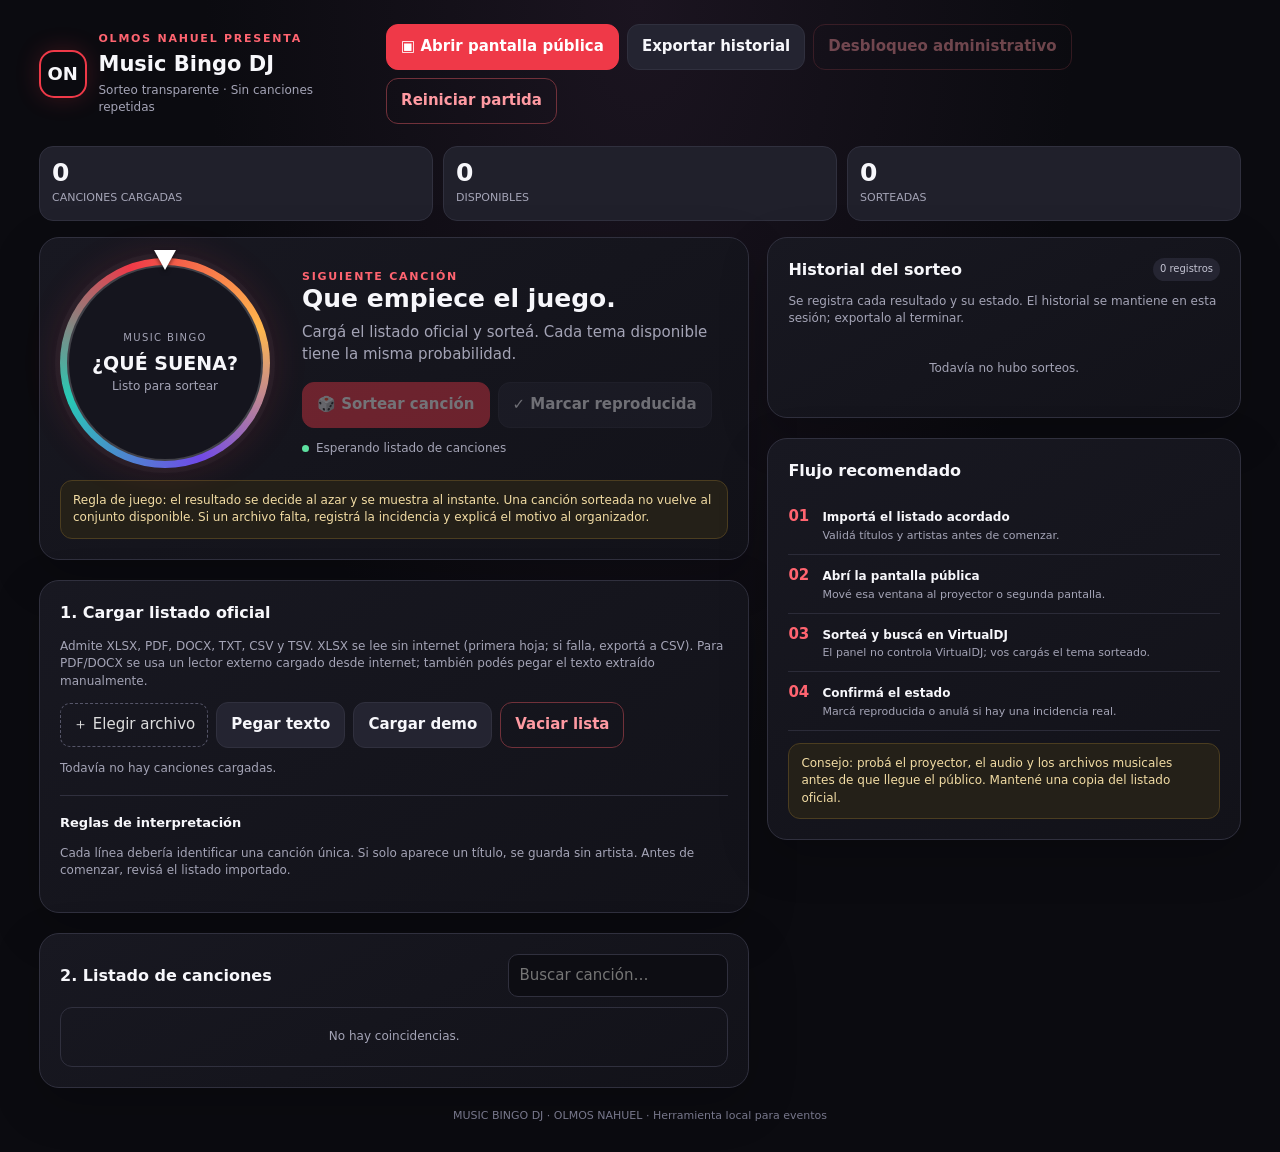
<file: index.html>
<!doctype html>
<html lang="es">

<head>
    <meta charset="utf-8">
    <meta name="viewport" content="width=device-width,initial-scale=1">
    <title>Music Bingo DJ — Olmos Nahuel</title>
    <link rel="stylesheet" href="css/styles.css">
</head>

<body>
    <div id="admin" class="wrap">
        <header class="top">
            <div class="brand">
                <div class="logo">ON</div>
                <div>
                    <div class="eyebrow">OLMOS NAHUEL PRESENTA</div>
                    <h1>Music Bingo DJ</h1>
                    <p>Sorteo transparente · Sin canciones repetidas</p>
                </div>
            </div>
            <div class="topactions"><button id="openPublic" class="primary">▣ Abrir pantalla pública</button><button
                    id="exportLog">Exportar historial</button><button id="unlockBtn" data-testid="admin-unlock"
                    class="subtle danger">Desbloqueo administrativo</button><button id="resetAll"
                    class="subtle danger">Reiniciar partida</button></div>
        </header>
        <div id="restoreBanner" class="notice hidden" role="status" aria-live="polite" style="margin-bottom:12px"><span
                id="restoreBannerText"></span>
            <div class="buttons" style="margin-top:8px"><button id="discardSession" class="subtle danger">Descartar y
                    empezar de cero</button><button id="dismissBanner" class="subtle">Entendido</button></div>
        </div>
        <div class="statrow">
            <div class="stat"><strong id="totalStat">0</strong><span>CANCIONES CARGADAS</span></div>
            <div class="stat"><strong id="remainingStat">0</strong><span>DISPONIBLES</span></div>
            <div class="stat"><strong id="drawnStat">0</strong><span>SORTEADAS</span></div>
        </div>
        <div class="grid">
            <main>
                <section class="panel">
                    <div class="drawarea">
                        <div id="wheel" class="wheel">
                            <div class="wheelinner"><span class="note">MUSIC BINGO</span><strong id="wheelText">¿QUÉ
                                    SUENA?</strong><span id="wheelSub">Listo para sortear</span></div>
                        </div>
                        <div class="drawcopy">
                            <div class="eyebrow">SIGUIENTE CANCIÓN</div>
                            <h2 id="drawHeading">Que empiece el juego.</h2>
                            <p id="drawDesc">Cargá el listado oficial y sorteá. Cada tema disponible tiene la misma
                                probabilidad.</p>
                            <div class="buttons"><button id="drawBtn" class="primary" disabled>🎲 Sortear
                                    canción</button><button id="confirmBtn" disabled>✓ Marcar
                                    reproducida</button><button id="revealGateBtn" class="primary" hidden>📢 Revelar en
                                    pública</button></div>
                            <div class="status"><span class="dot"></span><span id="statusText">Esperando listado de
                                    canciones</span></div>
                        </div>
                    </div>
                    <div id="result" class="result">
                        <div class="tag">RESULTADO DEL SORTEO</div>
                        <h3 id="resultTitle">—</h3>
                        <p id="resultArtist">—</p>
                        <div class="buttons" style="margin-top:13px"><button id="copyResult">Copiar título y
                                artista</button><button id="skipResult" class="danger">Anular por incidencia</button>
                        </div>
                    </div>
                    <div class="notice">Regla de juego: el resultado se decide al azar y se muestra al instante. Una
                        canción sorteada no vuelve al conjunto disponible. Si un archivo falta, registrá la incidencia y
                        explicá el motivo al organizador.</div>
                </section>
                <section class="panel section">
                    <h2>1. Cargar listado oficial</h2>
                    <p class="muted small">Admite XLSX, PDF, DOCX, TXT, CSV y TSV. XLSX se lee sin internet (primera
                        hoja; si falla, exportá a CSV). Para PDF/DOCX se usa un lector externo cargado desde internet;
                        también podés pegar el texto extraído manualmente.</p>
                    <div class="importrow"><label class="filelabel">＋ Elegir archivo <input id="fileInput" type="file"
                                accept=".xlsx,.pdf,.docx,.txt,.csv,.tsv"></label><button id="pasteToggle">Pegar
                            texto</button><button id="sampleBtn">Cargar demo</button><button id="clearSongs"
                            class="subtle danger">Vaciar lista</button></div>
                    <div id="pasteArea" class="hidden" style="margin-top:12px"><textarea id="pasteInput" class="field"
                            placeholder="Pegá una canción por línea. Formatos aceptados: Artista - Título, Título — Artista o solo Título."></textarea>
                        <div class="buttons" style="margin-top:8px"><button id="parsePaste" class="primary">Importar
                                texto</button><button id="cancelPaste">Cancelar</button></div>
                    </div>
                    <p id="importMessage" class="muted small" aria-live="polite">Todavía no hay canciones cargadas.</p>
                    <hr class="sectionline">
                    <h3>Reglas de interpretación</h3>
                    <p class="muted small">Cada línea debería identificar una canción única. Si solo aparece un título,
                        se guarda sin artista. Antes de comenzar, revisá el listado importado.</p>
                </section>
                <section class="panel section">
                    <div class="listhead">
                        <h2 style="margin:0">2. Listado de canciones</h2><input id="filterInput" class="field"
                            style="max-width:220px" placeholder="Buscar canción…">
                    </div>
                    <div id="songList" class="songlist">
                        <div class="empty">Importá un listado o cargá la demo.</div>
                    </div>
                </section>
            </main>
            <aside>
                <section class="panel">
                    <div class="listhead">
                        <h2 style="margin:0">Historial del sorteo</h2><span class="pill" id="historyCount">0
                            canciones</span>
                    </div>
                    <p class="muted small">Se registra cada resultado y su estado. El historial se mantiene en esta
                        sesión; exportalo al terminar.</p>
                    <div id="historyList">
                        <div class="empty">Todavía no hubo sorteos.</div>
                    </div>
                </section>
                <section class="panel section">
                    <h2>Flujo recomendado</h2>
                    <div class="historyitem">
                        <div class="historynum">01</div>
                        <div><b>Importá el listado acordado</b><span>Validá títulos y artistas antes de comenzar.</span>
                        </div>
                    </div>
                    <div class="historyitem">
                        <div class="historynum">02</div>
                        <div><b>Abrí la pantalla pública</b><span>Mové esa ventana al proyector o segunda
                                pantalla.</span></div>
                    </div>
                    <div class="historyitem">
                        <div class="historynum">03</div>
                        <div><b>Sorteá y buscá en VirtualDJ</b><span>El panel no controla VirtualDJ; vos cargás el tema
                                sorteado.</span></div>
                    </div>
                    <div class="historyitem">
                        <div class="historynum">04</div>
                        <div><b>Confirmá el estado</b><span>Marcá reproducida o anulá si hay una incidencia real.</span>
                        </div>
                    </div>
                    <div class="notice">Consejo: probá el proyector, el audio y los archivos musicales antes de que
                        llegue el público. Mantené una copia del listado oficial.</div>
                </section>
            </aside>
        </div>
        <div class="footer">MUSIC BINGO DJ · OLMOS NAHUEL · Herramienta local para eventos</div>
    </div>
    <script src="js/core.js"></script>
    <script src="js/import.js"></script>
    <script src="js/draw.js"></script>
    <script src="js/store.js"></script>
    <script src="js/public.js"></script>
    <script src="js/app.js"></script>
</body>

</html>
</file>
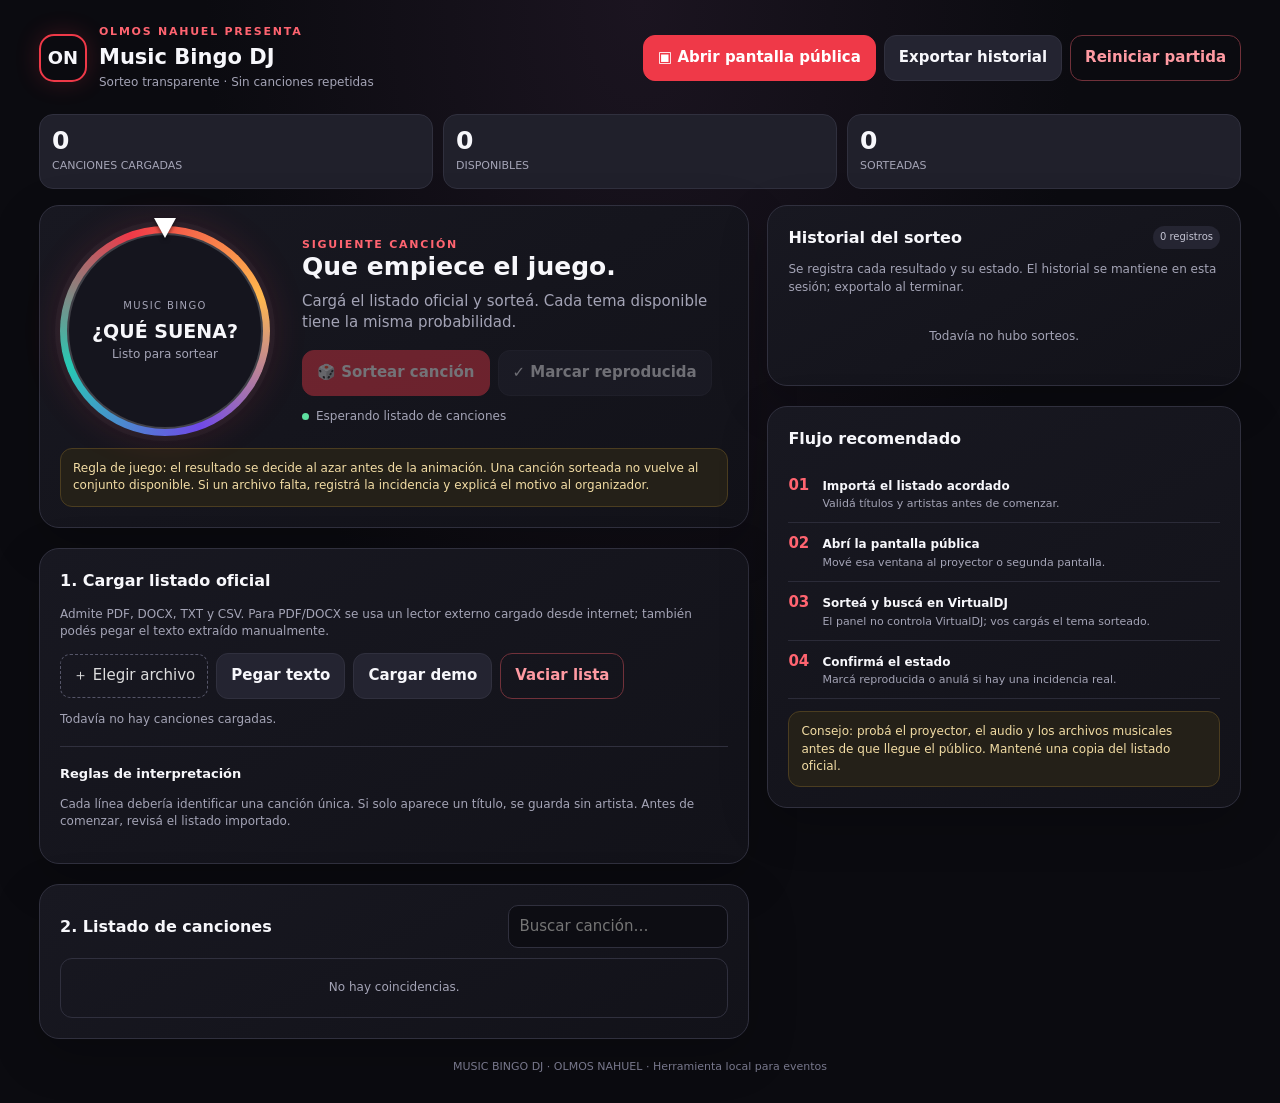
<file: index.monolith.html>
<!doctype html>
<html lang="es">
<head>
<meta charset="utf-8"><meta name="viewport" content="width=device-width,initial-scale=1">
<title>Music Bingo DJ — Olmos Nahuel</title>
<style>
:root{--bg:#0b0b10;--panel:#15151e;--panel2:#1d1d29;--text:#f7f7fb;--muted:#a4a4b6;--red:#ef3948;--red2:#ff6470;--line:#30303e;--green:#5de0a0;--gold:#ffd166}*{box-sizing:border-box}body{margin:0;background:radial-gradient(ellipse at top,#1b1420 0,#0b0b10 48%);color:var(--text);font:15px/1.45 system-ui,-apple-system,Segoe UI,Roboto,Arial,sans-serif}button,input,textarea,select{font:inherit}button{cursor:pointer;border:1px solid var(--line);background:#242431;color:var(--text);border-radius:12px;padding:11px 14px;font-weight:700;transition:.15s}button:hover{border-color:#656579;transform:translateY(-1px)}button:disabled{opacity:.4;cursor:not-allowed;transform:none}.primary{background:var(--red);border-color:var(--red);color:white}.primary:hover{background:var(--red2)}.danger{border-color:#71313a;color:#ff9aa2}.subtle{background:transparent}.wrap{max-width:1250px;margin:auto;padding:24px}.top{display:flex;align-items:center;justify-content:space-between;gap:16px;margin-bottom:22px}.brand{display:flex;align-items:center;gap:12px}.logo{width:48px;height:48px;border:2px solid var(--red);border-radius:15px;display:grid;place-items:center;font-weight:900;font-size:18px;box-shadow:0 0 25px #ef394833}.eyebrow{color:var(--red2);letter-spacing:.16em;font-size:11px;font-weight:900}.brand h1{font-size:21px;margin:2px 0}.brand p{color:var(--muted);margin:0;font-size:12px}.topactions{display:flex;gap:8px;flex-wrap:wrap}.grid{display:grid;grid-template-columns:minmax(0,1.2fr) minmax(320px,.8fr);gap:18px}.panel{background:linear-gradient(150deg,#181821,#121219);border:1px solid var(--line);border-radius:20px;padding:20px;box-shadow:0 16px 50px #0003}.panel h2{font-size:16px;margin:0 0 14px}.panel h3{font-size:13px;margin:0 0 8px}.muted{color:var(--muted)}.small{font-size:12px}.statrow{display:grid;grid-template-columns:repeat(3,1fr);gap:10px;margin-bottom:16px}.stat{background:#20202b;border:1px solid var(--line);padding:12px;border-radius:14px}.stat strong{display:block;font-size:25px;line-height:1.1}.stat span{font-size:11px;color:var(--muted)}.drawarea{display:grid;grid-template-columns:220px 1fr;gap:22px;align-items:center}.wheel{width:210px;height:210px;border-radius:50%;display:grid;place-items:center;background:conic-gradient(from -20deg,#ef3948,#ffb84d,#7049e8,#27c9b4,#ef3948);padding:7px;position:relative;box-shadow:0 0 0 5px #ffffff08,0 0 38px #ef39482a}.wheel:before{content:'';position:absolute;top:-8px;left:calc(50% - 11px);border-left:11px solid transparent;border-right:11px solid transparent;border-top:20px solid white;z-index:2;filter:drop-shadow(0 2px 2px #0008)}.wheelinner{width:100%;height:100%;border-radius:50%;background:#15151e;border:2px solid #ffffff30;display:flex;flex-direction:column;align-items:center;justify-content:center;text-align:center;padding:20px}.wheelinner .note{font-size:10px;color:var(--muted);letter-spacing:.14em}.wheelinner strong{font-size:19px;margin-top:5px}.wheelinner span{font-size:12px;color:var(--muted)}.spin{animation:spin 2.7s cubic-bezier(.12,.68,.12,1) forwards}@keyframes spin{from{transform:rotate(0)}to{transform:rotate(1800deg)}}.drawcopy h2{font-size:25px;line-height:1.15;margin:0 0 9px}.drawcopy p{color:var(--muted);margin:0 0 16px}.buttons{display:flex;gap:8px;flex-wrap:wrap}.result{margin-top:18px;background:linear-gradient(100deg,#32151c,#1e1824);border:1px solid #74303b;border-radius:16px;padding:16px;display:none}.result.show{display:block}.result .tag{font-size:10px;letter-spacing:.15em;color:#ff8e98;font-weight:900}.result h3{font-size:24px;margin:6px 0 2px}.result p{color:#d2bfc5;margin:0}.section{margin-top:20px}.field{width:100%;background:#0d0d13;border:1px solid var(--line);border-radius:10px;color:var(--text);padding:10px}.field:focus{outline:2px solid #ef394866;border-color:var(--red)}textarea.field{min-height:110px;resize:vertical}.importrow{display:flex;gap:8px;align-items:center;flex-wrap:wrap}.filelabel{display:inline-flex;align-items:center;gap:8px;border:1px dashed #555568;border-radius:10px;padding:10px 12px;color:#ddd;cursor:pointer}.filelabel input{display:none}.listhead{display:flex;align-items:center;justify-content:space-between;gap:10px;margin-bottom:10px}.songlist{max-height:360px;overflow:auto;border:1px solid var(--line);border-radius:12px}.song{display:flex;gap:10px;align-items:center;padding:10px 12px;border-bottom:1px solid #292936}.song:last-child{border-bottom:0}.song .num{width:25px;color:#77778b;font-size:11px}.song .songtext{flex:1;min-width:0}.song strong{display:block;overflow-wrap:anywhere;font-size:13px}.song small{color:var(--muted)}.pill{font-size:10px;padding:4px 7px;border-radius:99px;background:#252532;color:#c4c4d3;white-space:nowrap}.pill.done{background:#163628;color:#80efb5}.pill.pending{background:#30291a;color:#f4d58a}.historyitem{padding:10px 0;border-bottom:1px solid #2b2b38;display:flex;gap:10px}.historyitem:last-child{border-bottom:0}.historyitem b{font-size:12px}.historyitem span{display:block;color:var(--muted);font-size:11px}.historynum{color:var(--red2);font-weight:900;width:24px}.footer{margin:20px 0 4px;text-align:center;color:#77778b;font-size:11px}.status{display:flex;align-items:center;gap:7px;color:var(--muted);font-size:12px;margin-top:12px}.dot{width:7px;height:7px;border-radius:50%;background:var(--green)}.notice{background:#242018;border:1px solid #4b3d20;color:#f2dca4;border-radius:12px;padding:11px 12px;font-size:12px;margin-top:12px}.empty{padding:20px;text-align:center;color:var(--muted);font-size:12px}.hidden{display:none!important}.sectionline{border:0;border-top:1px solid var(--line);margin:18px 0}.publicmode{min-height:100vh;display:grid;place-items:center;padding:30px;background:radial-gradient(ellipse at center,#24121c 0,#08080c 65%);text-align:center}.publicbox{width:min(1100px,100%)}.publicbrand{letter-spacing:.22em;color:#ff6470;font-weight:900;font-size:13px}.publicstage{margin:24px auto;width:min(340px,75vw);aspect-ratio:1;border-radius:50%;background:conic-gradient(#ef3948,#ffb84d,#7049e8,#27c9b4,#ef3948);padding:9px;box-shadow:0 0 80px #ef394833}.publicwheel{height:100%;border-radius:50%;background:#111119;display:flex;align-items:center;justify-content:center;flex-direction:column;padding:30px}.publicwheel .disc{font-size:55px}.publicwheel p{font-size:12px;color:#aaa;margin:5px}.publictitle{font-size:clamp(30px,5vw,68px);line-height:1.08;margin:20px 0 8px}.publicartist{font-size:clamp(17px,2.4vw,30px);color:#c8c5d3}.publichint{margin-top:32px;color:#79798b;font-size:12px}.publichistory{display:flex;justify-content:center;gap:8px;flex-wrap:wrap;margin:24px auto;max-width:850px}.publichistory span{border:1px solid #353543;border-radius:99px;padding:7px 11px;color:#c7c7d5;font-size:12px;background:#ffffff05}.publicresult{display:none}.publicresult.show{display:block}.publiccount{color:#a6a6b7;font-size:13px;margin-top:15px}@media(max-width:850px){.grid{grid-template-columns:1fr}.drawarea{grid-template-columns:1fr;justify-items:center;text-align:center}.drawcopy .buttons{justify-content:center}.top{align-items:flex-start;flex-direction:column}.topactions{width:100%}.topactions button{flex:1}.wrap{padding:14px}.panel{padding:16px}.wheel{width:190px;height:190px}}@media(max-width:420px){.stat strong{font-size:21px}.stat{padding:9px}.statrow{gap:6px}}
</style>
</head>
<body>
<div id="admin" class="wrap">
<header class="top"><div class="brand"><div class="logo">ON</div><div><div class="eyebrow">OLMOS NAHUEL PRESENTA</div><h1>Music Bingo DJ</h1><p>Sorteo transparente · Sin canciones repetidas</p></div></div><div class="topactions"><button id="openPublic" class="primary">▣ Abrir pantalla pública</button><button id="exportLog">Exportar historial</button><button id="resetAll" class="subtle danger">Reiniciar partida</button></div></header>
<div class="statrow"><div class="stat"><strong id="totalStat">0</strong><span>CANCIONES CARGADAS</span></div><div class="stat"><strong id="remainingStat">0</strong><span>DISPONIBLES</span></div><div class="stat"><strong id="drawnStat">0</strong><span>SORTEADAS</span></div></div>
<div class="grid"><main>
<section class="panel"><div class="drawarea"><div id="wheel" class="wheel"><div class="wheelinner"><span class="note">MUSIC BINGO</span><strong id="wheelText">¿QUÉ SUENA?</strong><span id="wheelSub">Listo para sortear</span></div></div><div class="drawcopy"><div class="eyebrow">SIGUIENTE CANCIÓN</div><h2 id="drawHeading">Que empiece el juego.</h2><p id="drawDesc">Cargá el listado oficial y sorteá. Cada tema disponible tiene la misma probabilidad.</p><div class="buttons"><button id="drawBtn" class="primary" disabled>🎲 Sortear canción</button><button id="confirmBtn" disabled>✓ Marcar reproducida</button></div><div class="status"><span class="dot"></span><span id="statusText">Esperando listado de canciones</span></div></div></div><div id="result" class="result"><div class="tag">RESULTADO DEL SORTEO</div><h3 id="resultTitle">—</h3><p id="resultArtist">—</p><div class="buttons" style="margin-top:13px"><button id="copyResult">Copiar título y artista</button><button id="skipResult" class="danger">Anular por incidencia</button></div></div><div class="notice">Regla de juego: el resultado se decide al azar antes de la animación. Una canción sorteada no vuelve al conjunto disponible. Si un archivo falta, registrá la incidencia y explicá el motivo al organizador.</div></section>
<section class="panel section"><h2>1. Cargar listado oficial</h2><p class="muted small">Admite PDF, DOCX, TXT y CSV. Para PDF/DOCX se usa un lector externo cargado desde internet; también podés pegar el texto extraído manualmente.</p><div class="importrow"><label class="filelabel">＋ Elegir archivo <input id="fileInput" type="file" accept=".pdf,.docx,.txt,.csv,.tsv"></label><button id="pasteToggle">Pegar texto</button><button id="sampleBtn">Cargar demo</button><button id="clearSongs" class="subtle danger">Vaciar lista</button></div><div id="pasteArea" class="hidden" style="margin-top:12px"><textarea id="pasteInput" class="field" placeholder="Pegá una canción por línea. Formatos aceptados: Artista - Título, Título — Artista o solo Título."></textarea><div class="buttons" style="margin-top:8px"><button id="parsePaste" class="primary">Importar texto</button><button id="cancelPaste">Cancelar</button></div></div><p id="importMessage" class="muted small" aria-live="polite">Todavía no hay canciones cargadas.</p><hr class="sectionline"><h3>Reglas de interpretación</h3><p class="muted small">Cada línea debería identificar una canción única. Si solo aparece un título, se guarda sin artista. Antes de comenzar, revisá el listado importado.</p></section>
<section class="panel section"><div class="listhead"><h2 style="margin:0">2. Listado de canciones</h2><input id="filterInput" class="field" style="max-width:220px" placeholder="Buscar canción…"></div><div id="songList" class="songlist"><div class="empty">Importá un listado o cargá la demo.</div></div></section>
</main><aside><section class="panel"><div class="listhead"><h2 style="margin:0">Historial del sorteo</h2><span class="pill" id="historyCount">0 canciones</span></div><p class="muted small">Se registra cada resultado y su estado. El historial se mantiene en esta sesión; exportalo al terminar.</p><div id="historyList"><div class="empty">Todavía no hubo sorteos.</div></div></section><section class="panel section"><h2>Flujo recomendado</h2><div class="historyitem"><div class="historynum">01</div><div><b>Importá el listado acordado</b><span>Validá títulos y artistas antes de comenzar.</span></div></div><div class="historyitem"><div class="historynum">02</div><div><b>Abrí la pantalla pública</b><span>Mové esa ventana al proyector o segunda pantalla.</span></div></div><div class="historyitem"><div class="historynum">03</div><div><b>Sorteá y buscá en VirtualDJ</b><span>El panel no controla VirtualDJ; vos cargás el tema sorteado.</span></div></div><div class="historyitem"><div class="historynum">04</div><div><b>Confirmá el estado</b><span>Marcá reproducida o anulá si hay una incidencia real.</span></div></div><div class="notice">Consejo: probá el proyector, el audio y los archivos musicales antes de que llegue el público. Mantené una copia del listado oficial.</div></section></aside></div><div class="footer">MUSIC BINGO DJ · OLMOS NAHUEL · Herramienta local para eventos</div></div>
<script>
(()=>{'use strict';
const $=id=>document.getElementById(id);let songs=[],history=[],current=null,publicWin=null,spinning=false;const channel=('BroadcastChannel' in window)?new BroadcastChannel('music-bingo-dj-on'):null;
const esc=s=>String(s??'').replace(/[&<>"']/g,c=>({'&':'&amp;','<':'&lt;','>':'&gt;','"':'&quot;',"'":'&#39;'}[c]));
function normalizeLine(line){let s=line.trim().replace(/^\s*(?:\d+[.)-]|[-*•])\s*/,'');if(!s)return null;let parts=s.split(/\s+[—–-]\s+/);let title=s,artist='';if(parts.length>=2){artist=parts[0].trim();title=parts.slice(1).join(' - ').trim();}if(!title)return null;return {id:makeId(),title,artist,status:'available',addedAt:new Date().toISOString()}}
function makeId(){return 's'+Date.now().toString(36)+Math.random().toString(36).slice(2,8)}
function parseText(text){let lines=text.split(/\r?\n/).map(x=>x.trim()).filter(Boolean);if(lines.length&&/^(t[ií]tulo|canci[oó]n|song|track)\s*[,;\t]/i.test(lines[0]))lines.shift();const parsed=[];for(const line of lines){let cells=line.split(/[\t;]/);if(cells.length===1&&line.includes(','))cells=line.split(',');let item;if(cells.length>=2){const a=cells[0].trim(),b=cells.slice(1).join(' ').trim();if(a&&b&&!/^https?:/i.test(a))item={id:makeId(),title:b,artist:a,status:'available',addedAt:new Date().toISOString()};else item=normalizeLine(line)}else item=normalizeLine(line);if(item)parsed.push(item)}return dedupe(parsed)}
function dedupe(items){const seen=new Set();return items.filter(x=>{const k=(x.title+'|'+x.artist).toLocaleLowerCase().normalize('NFD').replace(/[\u0300-\u036f]/g,'').replace(/\s+/g,' ').trim();if(seen.has(k))return false;seen.add(k);return true})}
function available(){return songs.filter(s=>s.status==='available')}
function broadcast(){if(channel)channel.postMessage({type:'state',songs,history,current:current?{title:current.title,artist:current.artist,status:current.status}:null,total:songs.length,remaining:available().length,drawn:songs.filter(s=>s.status!=='available').length})}
function render(){const av=available();$('totalStat').textContent=songs.length;$('remainingStat').textContent=av.length;$('drawnStat').textContent=songs.filter(s=>s.status!=='available').length;$('drawBtn').disabled=!av.length||spinning;$('confirmBtn').disabled=!current||current.status!=='drawn'||spinning;$('statusText').textContent=!songs.length?'Esperando listado de canciones':!av.length?'No quedan canciones disponibles':current&&current.status==='drawn'?'Canción sorteada: buscala en VirtualDJ':'Listo para el próximo sorteo';
const q=$('filterInput').value.toLocaleLowerCase();const filtered=songs.filter(s=>(s.title+' '+s.artist).toLocaleLowerCase().includes(q));$('songList').innerHTML=filtered.length?filtered.map((s,i)=>`<div class="song"><span class="num">${String(i+1).padStart(2,'0')}</span><div class="songtext"><strong>${esc(s.title)}</strong><small>${esc(s.artist||'Artista no especificado')}</small></div><span class="pill ${s.status==='played'?'done':s.status==='void'?'':'pending'}">${s.status==='played'?'Reproducida':s.status==='void'?'Anulada':s.status==='drawn'?'Sorteada':'Disponible'}</span></div>`).join(''):'<div class="empty">No hay coincidencias.</div>';
$('historyCount').textContent=history.length+' registro'+(history.length===1?'':'s');$('historyList').innerHTML=history.length?[...history].reverse().map(h=>`<div class="historyitem"><div class="historynum">${String(h.n).padStart(2,'0')}</div><div style="flex:1"><b>${esc(h.title)}</b><span>${esc(h.artist||'Artista no especificado')} · ${esc(h.time)}</span><span>${h.status==='played'?'✓ Reproducida':h.status==='void'?'! Anulada por incidencia':'● Sorteada'}</span></div></div>`).join(''):'<div class="empty">Todavía no hubo sorteos.</div>';broadcast()}
function setMessage(msg){$('importMessage').textContent=msg}
function importSongs(items,label){if(!items.length){setMessage('No se detectaron canciones. Revisá el formato del archivo o pegá el texto manualmente.');return}const old=songs.length;songs=dedupe([...songs,...items]);const added=songs.length-old;setMessage(`Importación completada: ${added} canción(es) nueva(s). ${items.length-added} duplicado(s) omitido(s). Revisá el listado antes de iniciar.`);render()}
function draw(){if(spinning||!available().length)return;const pool=available();const idx=crypto.getRandomValues(new Uint32Array(1))[0]%pool.length;const s=pool[idx];s.status='drawn';current=s;history.push({n:history.length+1,id:s.id,title:s.title,artist:s.artist,status:'drawn',time:new Date().toLocaleTimeString('es-AR',{hour:'2-digit',minute:'2-digit',second:'2-digit'})});spinning=true;$('result').classList.remove('show');$('wheel').classList.remove('spin');void $('wheel').offsetWidth;$('wheel').classList.add('spin');$('wheelText').textContent='SORTEANDO';$('wheelSub').textContent='Buena suerte';$('drawHeading').textContent='La ruleta está girando…';$('drawDesc').textContent='El resultado ya fue elegido al azar. Prepará VirtualDJ.';$('drawBtn').disabled=true;$('confirmBtn').disabled=true;broadcast();window.setTimeout(()=>{spinning=false;$('wheel').classList.remove('spin');$('wheelText').textContent=s.title.length>19?s.title.slice(0,17)+'…':s.title;$('wheelSub').textContent=s.artist||'Tema sorteado';$('drawHeading').textContent='¡Esta es la canción!';$('drawDesc').textContent='Buscala en VirtualDJ y reproducila. Cuando termine de sonar, marcala como reproducida.';$('resultTitle').textContent=s.title;$('resultArtist').textContent=s.artist||'Artista no especificado';$('result').classList.add('show');render();},2750)}
function setCurrentStatus(status){if(!current||current.status!=='drawn')return;current.status=status;const h=history.findLast?history.findLast(x=>x.id===current.id):[...history].reverse().find(x=>x.id===current.id);if(h)h.status=status;if(status==='played'){$('drawHeading').textContent='Canción registrada';$('drawDesc').textContent='Cuando estés listo, podés sortear la siguiente.';$('wheelText').textContent='¡LISTO!';$('wheelSub').textContent='Siguiente canción';$('result').classList.remove('show')}else{$('drawHeading').textContent='Incidencia registrada';$('drawDesc').textContent='La canción queda excluida para evitar que vuelva a salir. Informá al organizador.';$('wheelText').textContent='INCIDENCIA';$('wheelSub').textContent='Tema anulado';$('result').classList.remove('show')}current=null;render()}
$('drawBtn').addEventListener('click',draw);$('confirmBtn').addEventListener('click',()=>setCurrentStatus('played'));$('skipResult').addEventListener('click',()=>{if(confirm('¿Registrar esta canción como anulada por una incidencia real? Quedará excluida del sorteo.'))setCurrentStatus('void')});$('copyResult').addEventListener('click',async()=>{if(!current)return;try{await navigator.clipboard.writeText(current.title+(current.artist?' — '+current.artist:''));$('copyResult').textContent='Copiado ✓';setTimeout(()=>$('copyResult').textContent='Copiar título y artista',1500)}catch(e){prompt('Copiá el resultado:',current.title+(current.artist?' — '+current.artist:''))}});
$('pasteToggle').addEventListener('click',()=>$('pasteArea').classList.toggle('hidden'));$('cancelPaste').addEventListener('click',()=>$('pasteArea').classList.add('hidden'));$('parsePaste').addEventListener('click',()=>{importSongs(parseText($('pasteInput').value),'texto');$('pasteInput').value='';$('pasteArea').classList.add('hidden')});$('filterInput').addEventListener('input',render);
$('clearSongs').addEventListener('click',()=>{if(!confirm('¿Vaciar el listado de canciones? Esta acción no se puede deshacer.'))return;if(history.length&&!confirm('Ya hay historial. ¿Querés borrar también el historial y reiniciar la partida?'))return;songs=[];history=[];current=null;$('result').classList.remove('show');$('drawHeading').textContent='Que empiece el juego.';$('drawDesc').textContent='Cargá el listado oficial y sorteá.';setMessage('Listado vacío.');render()});$('resetAll').addEventListener('click',()=>{if(!confirm('¿Reiniciar toda la partida? Se borrarán canciones cargadas, sorteos e historial. Exportá el historial primero si lo necesitás.'))return;songs=[];history=[];current=null;spinning=false;$('result').classList.remove('show');$('wheelText').textContent='¿QUÉ SUENA?';$('wheelSub').textContent='Listo para sortear';$('drawHeading').textContent='Que empiece el juego.';$('drawDesc').textContent='Cargá el listado oficial y sorteá.';setMessage('Partida reiniciada.');render()});
$('sampleBtn').addEventListener('click',()=>{const demo=[['Shakira','Hips Don’t Lie'],['Los Fabulosos Cadillacs','Matador'],['Queen','Don’t Stop Me Now'],['Dua Lipa','Levitating'],['Ráfaga','Mentirosa'],['Soda Stereo','De Música Ligera'],['Los Palmeras','El Bombón Asesino'],['Michael Jackson','Billie Jean'],['Karol G','Si Antes Te Hubiera Conocido'],['Vilma Palma e Vampiros','La Pachanga'],['ABBA','Gimme! Gimme! Gimme!'],['Daddy Yankee','Gasolina']].map(([artist,title])=>({id:makeId(),artist,title,status:'available',addedAt:new Date().toISOString()}));importSongs(demo,'demo')});
$('exportLog').addEventListener('click',()=>{const rows=[['N°','Título','Artista','Estado','Hora']];history.forEach(h=>rows.push([h.n,h.title,h.artist,h.status,h.time]));const csv=rows.map(r=>r.map(v=>'"'+String(v??'').replace(/"/g,'""')+'"').join(',')).join('\r\n');download(new Blob(['\ufeff'+csv],{type:'text/csv;charset=utf-8'}),'music-bingo-historial.csv')});function download(blob,name){const a=document.createElement('a');a.href=URL.createObjectURL(blob);a.download=name;a.click();setTimeout(()=>URL.revokeObjectURL(a.href),1000)}
$('openPublic').addEventListener('click',()=>{if(publicWin&&!publicWin.closed){publicWin.focus();return}publicWin=window.open('','musicBingoPublic','popup,width=1200,height=800');if(!publicWin){alert('El navegador bloqueó la ventana. Permití las ventanas emergentes para este archivo y volvé a intentarlo.');return}publicWin.document.open();publicWin.document.write(publicHTML());publicWin.document.close();setTimeout(broadcast,250)});
function publicHTML(){return `<!doctype html><html lang="es"><head><meta charset="utf-8"><meta name="viewport" content="width=device-width,initial-scale=1"><title>Music Bingo — Pantalla pública</title><style> *{box-sizing:border-box}body{margin:0;background:radial-gradient(ellipse at center,#24121c 0,#08080c 65%);color:#f7f7fb;font:16px system-ui,Arial,sans-serif}.publicmode{min-height:100vh;display:grid;place-items:center;padding:25px;text-align:center}.publicbox{width:min(1100px,100%)}.brand{letter-spacing:.22em;color:#ff6470;font-weight:900;font-size:13px}.stage{margin:24px auto;width:min(330px,65vw);aspect-ratio:1;border-radius:50%;background:conic-gradient(#ef3948,#ffb84d,#7049e8,#27c9b4,#ef3948);padding:9px;box-shadow:0 0 80px #ef394833}.wheel{height:100%;border-radius:50%;background:#111119;display:flex;align-items:center;justify-content:center;flex-direction:column;padding:25px}.disc{font-size:52px}.wheel p{font-size:12px;color:#aaa;margin:5px}.title{font-size:clamp(30px,5vw,68px);line-height:1.08;margin:20px 0 8px}.artist{font-size:clamp(17px,2.4vw,30px);color:#c8c5d3}.hint{margin-top:30px;color:#79798b;font-size:12px}.history{display:flex;justify-content:center;gap:8px;flex-wrap:wrap;margin:20px auto;max-width:900px}.history span{border:1px solid #353543;border-radius:99px;padding:7px 11px;color:#c7c7d5;font-size:12px;background:#ffffff05}.count{color:#a6a6b7;font-size:13px;margin-top:12px}.waiting{color:#aaa;font-size:clamp(22px,3vw,38px);margin:10px}.pop{animation:pop .5s ease-out}@keyframes pop{from{transform:scale(.7);opacity:.3}to{transform:scale(1);opacity:1}}</style></head><body><div class="publicmode"><div class="publicbox"><div class="brand">OLMOS NAHUEL PRESENTA · MUSIC BINGO</div><div class="stage"><div class="wheel"><div class="disc">♫</div><p id="status">ESPERANDO EL SORTEO</p></div></div><div id="waiting" class="waiting">¡Preparados para jugar!</div><div id="result" style="display:none"><div id="title" class="title"></div><div id="artist" class="artist"></div></div><div id="count" class="count">Canciones disponibles: 0</div><div id="history" class="history"></div><div class="hint">Escuchá la canción y marcala en tu cartón · ¡Mucha suerte!</div></div></div><script>let ch;try{ch=new BroadcastChannel('music-bingo-dj-on');ch.onmessage=e=>{if(e.data.type!=='state')return;const d=e.data;document.getElementById('count').textContent='Canciones disponibles: '+d.remaining+' · Sorteadas: '+d.drawn;const r=d.current;if(r&&r.title){document.getElementById('status').textContent=r.status==='played'?'CANCIÓN REGISTRADA':r.status==='void'?'INCIDENCIA REGISTRADA':'CANCIÓN SORTEADA';document.getElementById('waiting').style.display='none';document.getElementById('result').style.display='block';document.getElementById('title').textContent=r.title;document.getElementById('artist').textContent=r.artist||'Artista no especificado';document.getElementById('result').classList.add('pop')}else{document.getElementById('status').textContent='ESPERANDO EL SORTEO';document.getElementById('waiting').style.display='block';document.getElementById('waiting').textContent='¡Preparados para jugar!';document.getElementById('result').style.display='none'}document.getElementById('history').innerHTML=d.history.slice(-5).reverse().map(h=>'<span>'+esc(h.title)+'</span>').join('')};}catch(e){}function esc(s){return String(s??'').replace(/[&<>"']/g,c=>({'&':'&amp;','<':'&lt;','>':'&gt;','"':'&quot;',"'":'&#39;'}[c]))}window.addEventListener('keydown',e=>{if(e.key==='Escape')document.exitFullscreen?.()});<${'/'}script></body></html>`}
$('fileInput').addEventListener('change',async e=>{const f=e.target.files[0];if(!f)return;try{let text='';const ext=f.name.split('.').pop().toLowerCase();if(ext==='txt'||ext==='csv'||ext==='tsv'){text=await f.text();importSongs(parseText(text),f.name)}else if(ext==='pdf'){setMessage('Leyendo PDF…');await loadScript('https://cdnjs.cloudflare.com/ajax/libs/pdf.js/3.11.174/pdf.min.js');window.pdfjsLib.GlobalWorkerOptions.workerSrc='https://cdnjs.cloudflare.com/ajax/libs/pdf.js/3.11.174/pdf.worker.min.js';const pdf=await pdfjsLib.getDocument({data:await f.arrayBuffer()}).promise;for(let p=1;p<=pdf.numPages;p++){const page=await pdf.getPage(p);const content=await page.getTextContent();text+=content.items.map(x=>x.str).join(' ')+'\n'}importSongs(parseText(text),f.name)}else if(ext==='docx'){setMessage('Leyendo DOCX…');await loadScript('https://cdnjs.cloudflare.com/ajax/libs/mammoth/1.8.0/mammoth.browser.min.js');const out=await mammoth.extractRawText({arrayBuffer:await f.arrayBuffer()});importSongs(parseText(out.value),f.name)}else{setMessage('Formato no compatible. Usá PDF, DOCX, TXT o CSV.')}}catch(err){console.error(err);setMessage('No se pudo leer el archivo. Si es PDF/DOCX, verificá internet o copiá el texto y usá “Pegar texto”.')}finally{e.target.value=''}});
function loadScript(src){return new Promise((resolve,reject)=>{const existing=[...document.scripts].find(s=>s.src===src);if(existing){if(window.pdfjsLib||window.mammoth)return resolve();existing.addEventListener('load',resolve,{once:true});existing.addEventListener('error',reject,{once:true});return}const s=document.createElement('script');s.src=src;s.onload=resolve;s.onerror=()=>reject(new Error('No se pudo cargar librería externa'));document.head.appendChild(s)})}
// A modulo-based uniform selection avoids modulo bias for pools whose size does not divide 2^32.
// Override draw's random index using rejection sampling for exact uniformity.
function secureIndex(n){const max=0x100000000,limit=max-(max%n);const a=new Uint32Array(1);do{crypto.getRandomValues(a)}while(a[0]>=limit);return a[0]%n}
// Replace the initial random selection with the rejection-sampling helper.
const originalDraw=draw; // function declaration remains local; handler is rebound below
$('drawBtn').removeEventListener('click',draw);$('drawBtn').addEventListener('click',()=>{if(spinning||!available().length)return;const pool=available();const s=pool[secureIndex(pool.length)];s.status='drawn';current=s;history.push({n:history.length+1,id:s.id,title:s.title,artist:s.artist,status:'drawn',time:new Date().toLocaleTimeString('es-AR',{hour:'2-digit',minute:'2-digit',second:'2-digit'})});spinning=true;$('result').classList.remove('show');$('wheel').classList.remove('spin');void $('wheel').offsetWidth;$('wheel').classList.add('spin');$('wheelText').textContent='SORTEANDO';$('wheelSub').textContent='Buena suerte';$('drawHeading').textContent='La ruleta está girando…';$('drawDesc').textContent='El resultado ya fue elegido al azar. Prepará VirtualDJ.';$('drawBtn').disabled=true;$('confirmBtn').disabled=true;broadcast();window.setTimeout(()=>{spinning=false;$('wheel').classList.remove('spin');$('wheelText').textContent=s.title.length>19?s.title.slice(0,17)+'…':s.title;$('wheelSub').textContent=s.artist||'Tema sorteado';$('drawHeading').textContent='¡Esta es la canción!';$('drawDesc').textContent='Buscala en VirtualDJ y reproducila. Cuando termine de sonar, marcala como reproducida.';$('resultTitle').textContent=s.title;$('resultArtist').textContent=s.artist||'Artista no especificado';$('result').classList.add('show');render();},2750)});
render();
})();
</script>
</body></html>
</file>
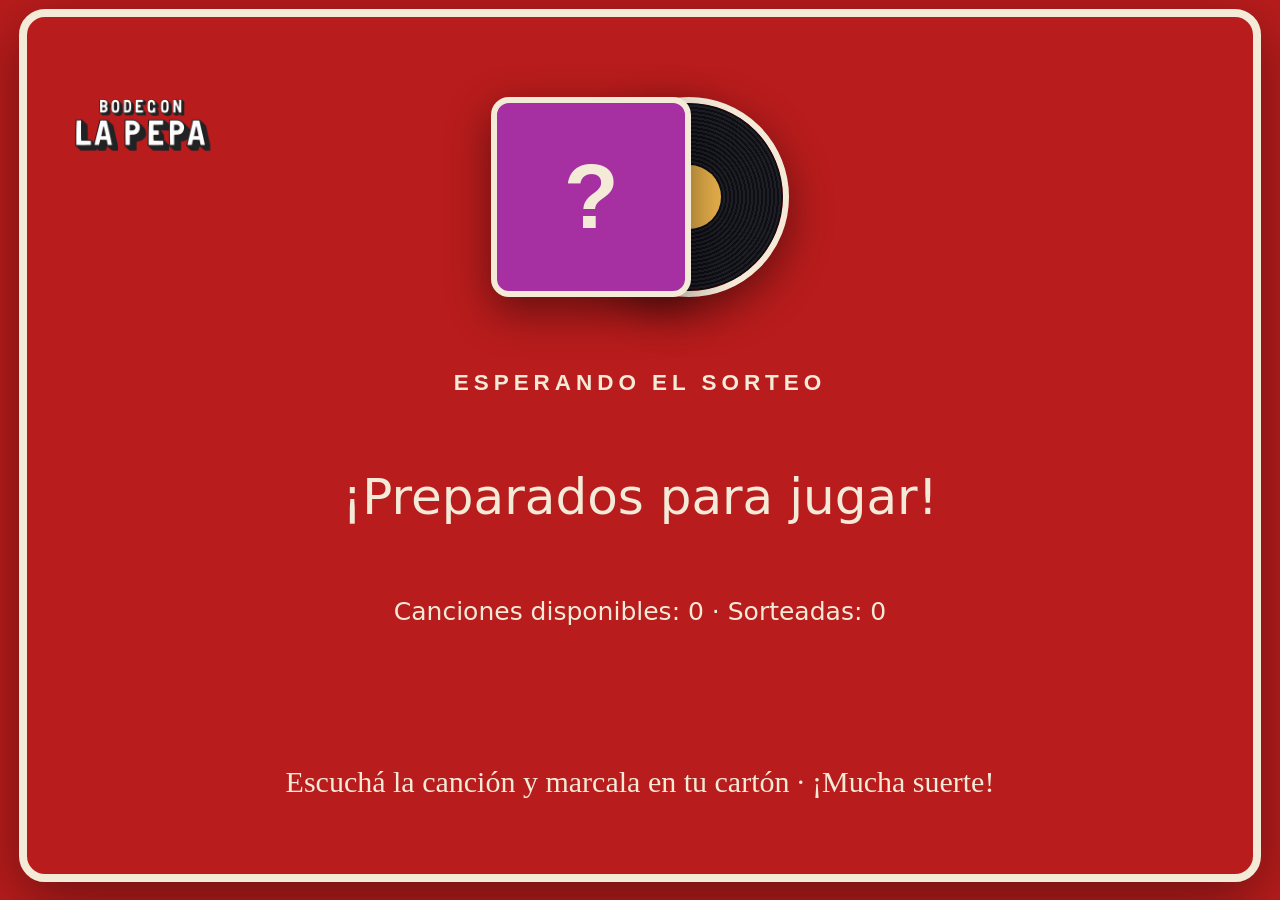
<file: public.html>
<!doctype html>
<html lang="es">

<head>
    <meta charset="utf-8">
    <meta name="viewport" content="width=device-width,initial-scale=1">
    <title>Music Bingo — Pantalla pública</title>
    <style>
        :root {
            --pepa-red: #B91C1C;
            --pepa-cream: #F3EAD8;
            --pepa-gold: #E8B04B;
            --pepa-ink: #2B1210
        }

        * {
            box-sizing: border-box
        }

        html,
        body {
            height: 100%
        }

        body {
            margin: 0;
            background: var(--pepa-red);
            color: var(--pepa-cream);
            font: 16px system-ui, -apple-system, Segoe UI, Roboto, Arial, sans-serif;
            overflow: hidden
        }

        .publicmode {
            height: 100vh;
            height: 100dvh;
            max-height: 100vh;
            max-height: 100dvh;
            overflow: hidden;
            display: flex;
            flex-direction: column;
            align-items: stretch;
            padding: 1vh 1.5vw;
            text-align: center
        }

        .pepa-frame {
            position: relative;
            flex: 1;
            min-height: 0;
            width: 100%;
            height: 100%;
            max-height: 97vh;
            overflow: hidden;
            display: flex;
            flex-direction: column;
            align-items: center;
            justify-content: space-evenly;
            border: 8px solid var(--pepa-cream);
            border-radius: 26px;
            padding: clamp(8px, 1.2vh, 18px) clamp(12px, 2.2vw, 24px) clamp(8px, 1.2vh, 18px);
            background: var(--pepa-red);
            box-shadow: 0 18px 60px #0006
        }

        .pepa-logo {
            position: absolute;
            top: clamp(8px, 1.5vh, 16px);
            left: clamp(10px, 1.8vw, 20px);
            z-index: 3;
            isolation: isolate;
            text-align: left
        }

        .pepa-logo img {
            height: clamp(150px, 21vh, 240px);
            max-width: min(420px, 30vw);
            display: block;
            margin: 0
        }

        .pepa-logo img[hidden] {
            display: none !important
        }

        .pepa-logo-fallback {
            display: none;
            font-family: Impact, 'Arial Narrow Bold', 'Franklin Gothic Heavy', sans-serif;
            font-weight: 900;
            letter-spacing: .12em;
            font-size: clamp(22px, 3.4vw, 40px);
            color: var(--pepa-cream)
        }

        .pepa-stage {
            position: relative;
            display: flex;
            align-items: center;
            justify-content: center;
            flex-wrap: nowrap;
            width: min(500px, 90%);
            margin: clamp(2px, .6vh, 8px) auto
        }

        .pepa-cover {
            position: relative;
            z-index: 2;
            width: min(200px, 32vw, 24vh);
            aspect-ratio: 1;
            border-radius: 18px;
            display: grid;
            place-items: center;
            font-family: Impact, 'Arial Narrow Bold', 'Franklin Gothic Heavy', sans-serif;
            font-size: clamp(56px, 10vh, 96px);
            font-weight: 900;
            color: var(--pepa-cream);
            background: hsl(0, 55%, 42%);
            border: 6px solid var(--pepa-cream);
            box-shadow: 0 14px 44px #0007;
            flex: none
        }

        .pepa-cover img {
            width: 100%;
            height: 100%;
            object-fit: cover;
            border-radius: 12px;
            display: block
        }

        .pepa-vinyl {
            position: relative;
            z-index: 1;
            width: min(200px, 32vw, 24vh);
            aspect-ratio: 1;
            flex: none;
            margin-left: min(-48px, -8vw);
            border-radius: 50%;
            overflow: hidden;
            display: flex;
            flex-direction: column;
            align-items: center;
            justify-content: center;
            gap: 6px;
            border: 6px solid var(--pepa-cream);
            box-shadow: 0 14px 44px #0007
        }

        .pepa-grooves {
            position: absolute;
            inset: 0;
            border-radius: 50%;
            background: repeating-radial-gradient(circle at center, #0e0e13 0 2px, #1e1e27 2px 4px)
        }

        .pepa-vinyl .pepa-label {
            position: relative;
            z-index: 2;
            width: 34%;
            aspect-ratio: 1;
            border-radius: 50%;
            background: var(--pepa-gold);
            display: grid;
            place-items: center;
            color: var(--pepa-ink);
            font-weight: 900;
            font-size: clamp(20px, 3.5vh, 32px)
        }

        .status {
            font-family: Impact, Arial Narrow Bold, Franklin Gothic Heavy, sans-serif;
            font-weight: 900;
            letter-spacing: .22em;
            color: var(--pepa-cream);
            font-size: clamp(16px, 2.5vh, 30px);
            margin: clamp(1px, .4vh, 5px) 0;
            min-height: 1.2em
        }

        .pepa-vinyl.spin .pepa-grooves {
            animation: pepa-spin 1.1s linear infinite
        }

        @keyframes pepa-spin {
            to {
                transform: rotate(360deg)
            }
        }

        .title {
            font-family: Impact, 'Arial Narrow Bold', 'Franklin Gothic Heavy', sans-serif;
            font-weight: 900;
            font-size: clamp(64px, 10.5vh, 144px);
            line-height: 1.02;
            margin: clamp(2px, .5vh, 8px) 0 0;
            color: var(--pepa-cream);
            max-width: 100%;
            overflow: hidden
        }

        .artist {
            font-family: Impact, 'Arial Narrow Bold', 'Franklin Gothic Heavy', sans-serif;
            font-weight: 900;
            font-size: clamp(32px, 5.2vh, 72px);
            color: var(--pepa-cream);
            margin: 0
        }

        .hint {
            margin-top: clamp(2px, .6vh, 8px);
            color: var(--pepa-cream);
            font-size: clamp(30px, 1.9vh, 17px);
            font-family: 'Segoe Print', 'Comic Sans MS', cursive
        }

        .history {
            display: flex;
            justify-content: center;
            gap: 8px;
            flex-wrap: wrap;
            margin: clamp(2px, .6vh, 8px) auto 0;
            max-width: 900px;
            max-height: 10vh;
            overflow: hidden
        }

        .history span {
            border: 1px solid var(--pepa-cream);
            border-radius: 99px;
            padding: clamp(4px, .8vh, 10px) clamp(10px, 1.6vw, 18px);
            color: var(--pepa-ink);
            font-size: clamp(14px, 2.1vh, 19px);
            background: var(--pepa-cream)
        }

        .count {
            color: var(--pepa-cream);
            font-size: clamp(25px, 1.9vh, 17px);
            margin-top: clamp(1px, .4vh, 6px)
        }

        .waiting {
            color: var(--pepa-cream);
            font-size: clamp(50px, 3vh, 36px);
            margin: clamp(1px, .4vh, 6px)
        }

        .pop {
            animation: pop .5s ease-out
        }

        @keyframes pop {
            from {
                transform: scale(.7);
                opacity: .3
            }

            to {
                transform: scale(1);
                opacity: 1
            }
        }

        .waiting.scrolling {
            min-height: 1.4em;
            overflow: hidden
        }

        .waiting.step {
            animation: pepa-scroll-step .45s ease
        }

        @keyframes pepa-scroll-step {
            from {
                transform: translateY(60%);
                opacity: 0
            }

            to {
                transform: translateY(0);
                opacity: 1
            }
        }

        @media (max-width:640px) {

            .pepa-cover,
            .pepa-vinyl {
                width: min(150px, 38vw, 22vh)
            }

            .pepa-vinyl {
                margin-left: min(-32px, -8vw)
            }
        }

        @media (prefers-reduced-motion:reduce) {
            .pepa-vinyl.spin .pepa-grooves {
                animation: none
            }

            .pop {
                animation: none
            }

            .waiting.step {
                animation: none
            }
        }
    </style>
</head>

<body>
    <div class="publicmode">
        <div class="pepa-frame">
            <div class="pepa-logo"><img src="assets/logo-la-pepa.png" alt="Bodegón La Pepa"
                    onerror="this.setAttribute('hidden','');this.style.display='none';var f=document.getElementById('pepaLogoFallback');if(f){f.style.display='block';f.removeAttribute('hidden')}">
                <div id="pepaLogoFallback" class="pepa-logo-fallback" hidden>BODEGÓN LA PEPA</div>
            </div>
            <div class="pepa-stage">
                <div id="cover" class="pepa-cover" data-cover-for="">?</div>
                <div id="vinyl" class="pepa-vinyl">
                    <div class="pepa-grooves" aria-hidden="true"></div>
                    <div class="pepa-label" aria-hidden="true"></div>
                </div>
            </div>
            <div id="status" class="status">ESPERANDO EL SORTEO</div>
            <div id="waiting" class="waiting">¡Preparados para jugar!</div>
            <div id="result" style="display:none">
                <div id="title" class="title"></div>
                <div id="artist" class="artist"></div>
            </div>
            <div id="count" class="count">Canciones disponibles: 0</div>
            <div id="history" class="history"></div>
            <div id="hint" class="hint">Escuchá la canción y marcala en tu cartón · ¡Mucha suerte!</div>
        </div>
    </div>
    <script>function esc(s) { return String(s ?? '').replace(/[&<>"']/g, c => ({ '&': '&amp;', '<': '&lt;', '>': '&gt;', '"': '&quot;', "'": '&#39;' }[c])) } var TRANSPORT_KEY = 'music-bingo-dj-on';
        var CABIN_MESSAGE = 'Buscando el tema en cabina…';
        var GATE_MESSAGE = 'En cabina… esperando al DJ';
        var IDLE_MESSAGE = '¡Preparados para jugar!';
        var UPGRADE_MESSAGE = 'Para ver el sorteo en vivo, abrí esta pantalla en Chrome o Edge actualizado.';
        var lastKey = null;
        function pepaHue(id) {
            var h = 0;
            var s = String(id || '');
            for (var i = 0; i < s.length; i++) {
                h = ((h * 31) + s.charCodeAt(i)) >>> 0;
            } return h % 360;
        } function pepaInitial(title) {
            var t = String(title || '').trim();
            for (var i = 0; i < t.length; i++) {
                var c = t.charAt(i);
                if (/[A-Za-z0-9ÁÉÍÓÚÜÑáéíóúüñ]/.test(c)) {
                    return c.toUpperCase();
                }
            } return '?';
        } function coverUrlOfInline(song) { var u = song && song.coverUrl; if (typeof u !== 'string') return null; u = u.replace(/^\s+|\s+$/g, ''); return u ? u : null; } function coverForInline(song) { var id = song && song.id ? String(song.id) : ''; var ti = song && song.title ? String(song.title) : ''; var hue = pepaHue(id || ti || 'pepa'); var base = { hue: hue, background: 'hsl(' + hue + ',55%,42%)', initial: pepaInitial(ti) }; var src = coverUrlOfInline(song); if (src) { base.kind = 'image'; base.src = src; return base; } base.kind = 'placeholder'; return base; } function setSpin(on) {
            try {
                var v = document.getElementById('vinyl');
                if (!v || !v.classList) {
                    return;
                } if (on) {
                    if (v.classList.add) {
                        v.classList.add('spin');
                    }
                } else {
                    if (v.classList.remove) {
                        v.classList.remove('spin');
                    }
                }
            } catch (_) { }
        } function paintCoverPlaceholder(c, d) { try { c.innerHTML = ''; } catch (_) { } try { c.textContent = d.initial; } catch (_) { } try { c.style.background = d.background; } catch (_) { } } function paintCover(song) {
            try {
                var c = document.getElementById('cover');
                if (!c) {
                    return;
                } var d = coverForInline(song || {});
                try {
                    if (c.setAttribute) {
                        c.setAttribute('data-cover-for', (song && song.id) ? String(song.id) : '');
                    }
                } catch (_) { } if (d && d.kind === 'image' && d.src) {
                    try {
                        c.style.background = d.background;
                    } catch (_) { } try {
                        c.innerHTML = '';
                    } catch (_) { } try {
                        var im = document.createElement('img'); im.src = d.src; im.alt = '';
                        try {
                            im.setAttribute('data-cover-img', '1');
                        } catch (_) { } im.onerror = function () { try { var cc = document.getElementById('cover'); if (cc) paintCoverPlaceholder(cc, d); } catch (_) { } }; c.appendChild(im);
                    } catch (_) { paintCoverPlaceholder(c, d); } return;
                } paintCoverPlaceholder(c, d);
            } catch (_) { }
        } var SCROLL_STEP_MS = 120;
        function pickScrollItems(pool, drawnId) {
            var list = []; if (pool && pool.length) { for (var i = 0; i < pool.length; i++) { var e = pool[i]; if (e && e.id !== drawnId) { list.push({ id: String(e.id == null ? '' : e.id), title: String(e.title == null ? '' : e.title), artist: String(e.artist == null ? '' : e.artist) }); } } } return list;
        } function nextScrollIndex(i, n) {
            if (!n) return 0; return (i + 1) % n;
        } function scrollSessionKey(d) {
            var h = (d && d.history) || []; return ((d && d.drawn != null) ? d.drawn : 0) + '|' + h.length;
        } function scrollLabel(e) {
            e = e || {}; var t = String(e.title == null ? '' : e.title); var a = String(e.artist == null ? '' : e.artist); return a ? t + ' — ' + a : t;
        } function reducedMotion() {
            try { if (window.matchMedia && window.matchMedia('(prefers-reduced-motion: reduce)').matches) return true; } catch (_) { } return false;
        } var scrollTimer = null, scrollItems = [], scrollIdx = 0, scrollKey = null;
        function stopScroll() { if (scrollTimer !== null && scrollTimer !== undefined) { var id = scrollTimer; scrollTimer = null; try { if (typeof clearTimeout === 'function') clearTimeout(id); } catch (_) { } } } function paintScrollItem(w) { var e = scrollItems[scrollIdx]; if (!e) return; try { w.textContent = scrollLabel(e); } catch (_) { return; } try { if (w.classList) { if (w.classList.remove) w.classList.remove('step'); void w.offsetWidth; if (w.classList.add) w.classList.add('step'); } } catch (_) { } } function queueScrollStep(w) {
            if (typeof setTimeout !== 'function') return; scrollTimer = setTimeout(function () { scrollTimer = null; if (!scrollItems.length) return; scrollIdx = nextScrollIndex(scrollIdx, scrollItems.length); paintScrollItem(w); queueScrollStep(w); }, SCROLL_STEP_MS);
        } function startScroll(d, w) {
            var drawnId = (d && d.current && d.current.id) || null; var items = pickScrollItems(d ? d.scrollPool : null, drawnId); var key = scrollSessionKey(d); if (key === scrollKey && scrollTimer !== null && scrollTimer !== undefined) return; stopScroll(); scrollKey = key; scrollItems = items; scrollIdx = 0; try { if (w.classList) { if (items.length && !reducedMotion()) { if (w.classList.add) w.classList.add('scrolling'); } else { if (w.classList.remove) { w.classList.remove('scrolling'); w.classList.remove('step'); } } } } catch (_) { } if (!items.length || reducedMotion()) { try { w.textContent = CABIN_MESSAGE; } catch (_) { } return; } paintScrollItem(w); queueScrollStep(w);
        } function phaseOf(d) {
            return d.phase || (d.current && d.current.title ? 'reveal' : 'idle');
        } function renderKey(d, phase) {
            var c = d.current || {}; return phase + '|' + (c.id || c.title || '') + '|' + (d.remaining || 0) + '/' + (d.drawn || 0) + '|' + JSON.stringify((d.history || []).map(function (h) {
                return [h.title, h.status];
            }));
        } function handleState(d) {
            if (!d || d.type !== 'state') return;
            var phase = phaseOf(d);
            var key = renderKey(d, phase);
            if (key === lastKey) return; lastKey = key; document.getElementById('count').textContent = 'Canciones disponibles: ' + d.remaining + ' · Sorteadas: ' + d.drawn; document.getElementById('history').innerHTML = (d.history || []).slice(-5).reverse().map(function (h) {
                return '<span>' + esc(h.title) + '</span>';
            }).join('');
            if (phase === 'awaiting-gate') {
                stopScroll(); document.getElementById('status').textContent = 'ESPERANDO EL SORTEO';
                var w0 = document.getElementById('waiting');
                w0.style.display = 'block'; w0.textContent = GATE_MESSAGE; document.getElementById('result').style.display = 'none'; setSpin(false);
                paintCover(null);
            } else if (phase === 'spinning') {
                document.getElementById('status').textContent = 'SORTEANDO…';
                var w = document.getElementById('waiting');
                w.style.display = 'block'; startScroll(d, w); document.getElementById('result').style.display = 'none'; setSpin(true);
                paintCover(null);
            } else if (phase === 'reveal' && d.current && d.current.title) {
                stopScroll(); document.getElementById('status').textContent = ''; document.getElementById('waiting').style.display = 'none'; document.getElementById('result').style.display = 'block'; document.getElementById('title').textContent = d.current.title; document.getElementById('artist').textContent = d.current.artist || 'Artista no especificado'; document.getElementById('result').classList.add('pop');
                setSpin(false);
                paintCover(d.current);
            } else {
                stopScroll(); document.getElementById('status').textContent = 'ESPERANDO EL SORTEO';
                var w2 = document.getElementById('waiting');
                w2.style.display = 'block'; w2.textContent = IDLE_MESSAGE; document.getElementById('result').style.display = 'none'; setSpin(false);
                paintCover(null);
            }
        } var ch = null;
        var hasBC = false;
        try {
            ch = new BroadcastChannel('music-bingo-dj-on');
            ch.onmessage = function (e) {
                handleState(e.data);
            }; hasBC = true;
        } catch (e) {
            ch = null;
        } var hasStore = false;
        try {
            hasStore = !!(window.localStorage);
        } catch (e) { } if (!hasBC && !hasStore) {
            try {
                document.getElementById('hint').textContent = UPGRADE_MESSAGE;
            } catch (e) { }
        } try {
            window.addEventListener('storage', function (e) {
                if (!e || e.key !== TRANSPORT_KEY) return;
                try {
                    handleState(JSON.parse(e.newValue));
                } catch (_) { }
            });
        } catch (e) { } try {
            if (window.localStorage) {
                var raw = window.localStorage.getItem(TRANSPORT_KEY);
                if (raw) {
                    handleState(JSON.parse(raw));
                }
            }
        } catch (e) { } window.addEventListener('keydown', function (e) {
            if (e.key === 'Escape' && document.exitFullscreen) {
                document.exitFullscreen();
            }
        });
    </script>
</body>

</html>
</file>
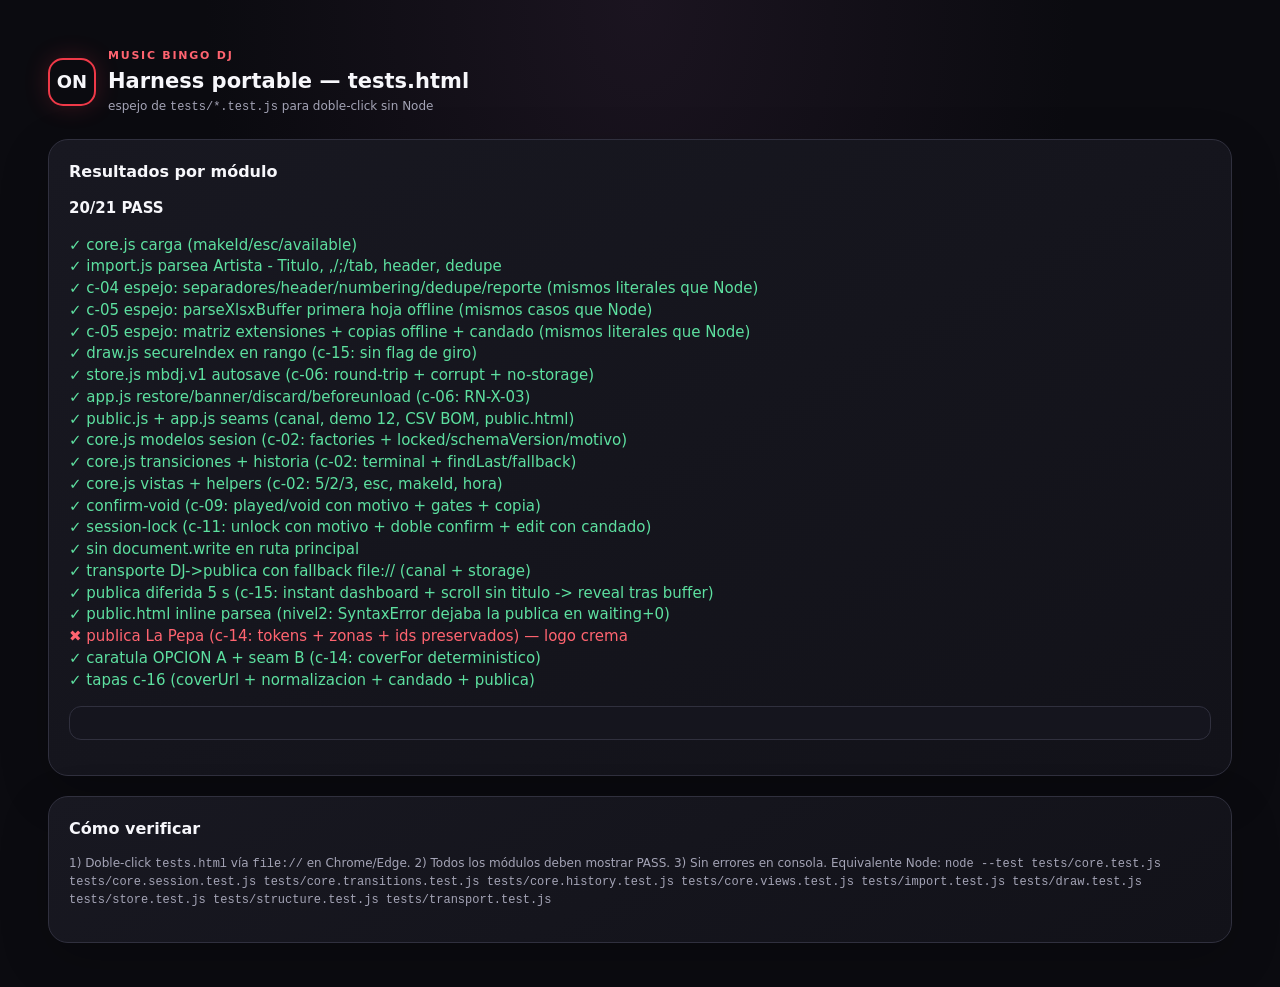
<file: tests.html>
<!doctype html>
<html lang="es">
<head>
<meta charset="utf-8"><meta name="viewport" content="width=device-width,initial-scale=1">
<title>Music Bingo DJ — Tests (file:// mirror)</title>
<link rel="stylesheet" href="css/styles.css">
<style>body{padding:24px}.pass{color:#5de0a0}.fail{color:#ff6470}pre{background:#15151e;border:1px solid #30303e;border-radius:12px;padding:16px;white-space:pre-wrap}</style>
</head>
<body>
<div class="wrap">
<!-- C-06 mirror: hidden restoreBanner node so the RN-X-03 DOM assert runs against parity markup (cf. index.html) -->
<div id="restoreBanner" class="notice hidden" role="status" aria-live="polite" style="display:none"><span id="restoreBannerText"></span></div>
<header class="top"><div class="brand"><div class="logo">ON</div><div><div class="eyebrow">MUSIC BINGO DJ</div><h1>Harness portable — tests.html</h1><p> espejo de <code>tests/*.test.js</code> para doble-click sin Node</p></div></div></header>
<section class="panel"><h2>Resultados por módulo</h2><div id="results"><p class="muted">Ejecutando…</p></div></section>
<section class="panel section"><h2>Cómo verificar</h2><p class="muted small">1) Doble-click <code>tests.html</code> vía <code>file://</code> en Chrome/Edge. 2) Todos los módulos deben mostrar PASS. 3) Sin errores en consola. Equivalente Node: <code>node --test tests/core.test.js tests/core.session.test.js tests/core.transitions.test.js tests/core.history.test.js tests/core.views.test.js tests/import.test.js tests/draw.test.js tests/store.test.js tests/structure.test.js tests/transport.test.js</code></p></div></section>
</div>
<script src="js/core.js"></script>
<script src="js/import.js"></script>
<script src="js/draw.js"></script>
<script src="js/store.js"></script>
<script src="js/public.js"></script>
<script src="js/app.js"></script>
<script>
(function () {
  'use strict';
  var out = [];
  function check(name, fn) {
    try { fn(); out.push({ name: name, ok: true }); }
    catch (e) { out.push({ name: name, ok: false, error: String(e && e.message || e) }); }
  }
  function assert(cond, msg) { if (!cond) throw new Error(msg || 'assert failed'); }

  check('core.js carga (makeId/esc/available)', function () {
    assert(window.MBDJ && MBDJ.core, 'MBDJ.core missing');
    assert(typeof MBDJ.core.makeId === 'function', 'makeId');
    assert(typeof MBDJ.core.esc === 'function', 'esc');
    assert(MBDJ.core.esc('<b>"&\'</b>') === '&lt;b&gt;&quot;&amp;&#39;&lt;/b&gt;', 'esc literal');
    assert(MBDJ.core.available([]).length === 0, 'available empty');
  });
  check('import.js parsea Artista - Titulo, ,/;/tab, header, dedupe', function () {
    assert(MBDJ.import, 'MBDJ.import missing');
    var r = MBDJ.import.normalizeLine('Shakira - Hips Don\'t Lie');
    assert(r.title === 'Hips Don\'t Lie' && r.artist === 'Shakira', 'normalizeLine');
    var h = MBDJ.import.parseText('Titulo,Artista\nQueen,Don\'t Stop Me Now');
    assert(h.length === 1, 'header skip');
    var d = MBDJ.import.dedupe([
      { id: 'a', title: 'Música Ligera', artist: 'Soda Stereo' },
      { id: 'b', title: 'musica ligera', artist: 'soda stereo' }
    ]);
    assert(d.length === 1, 'dedupe diacritics');
  });
  check('c-04 espejo: separadores/header/numbering/dedupe/reporte (mismos literales que Node)', function () {
    var semi = MBDJ.import.parseText('Fito Páez;El Amor Después del Amor');
    assert(semi.length === 1 && semi[0].artist === 'Fito Páez', 'semicolon mirror');
    var comma = MBDJ.import.parseText('Mercedes Sosa,Como la Cigarra');
    assert(comma.length === 1 && comma[0].title === 'Como la Cigarra', 'comma mirror');
    var tab = MBDJ.import.parseText('Charly García\tDemoliendo Hoteles');
    assert(tab.length === 1 && tab[0].artist === 'Charly García', 'tab mirror');
    var hdr = MBDJ.import.parseText('Titulo;Artista\nLos Tipitos;Campanas en la Noche');
    assert(hdr.length === 1 && hdr[0].artist === 'Los Tipitos', 'header ; mirror');
    var urlRow = 'https://ejemplo.com/lista,Mi Canción';
    var url = MBDJ.import.parseText(urlRow);
    assert(url.length === 1 && url[0].title === urlRow && url[0].artist === '', 'URL fallback mirror');
    var num = MBDJ.import.normalizeLine('02) Bersuit - El Tiempo No Para');
    assert(num.artist === 'Bersuit' && num.title === 'El Tiempo No Para', '02) mirror');
    var en = MBDJ.import.normalizeLine('Peteco Carabajal – Como Pájaros en el Aire');
    assert(en.artist === 'Peteco Carabajal', 'en-dash mirror');
    var sp = MBDJ.import.dedupe([
      { id: 's1', title: 'El  Tiempo   No Para', artist: 'Bersuit  Vergarabat' },
      { id: 's2', title: 'El Tiempo No Para', artist: 'Bersuit Vergarabat' }
    ]);
    assert(sp.length === 1, 'space-collapse mirror');
    var empty = MBDJ.import.importSongs([], 'vacío');
    assert(empty.added === 0 && empty.duplicates === 0, 'empty shape mirror');
    assert(empty.message === 'No se detectaron canciones. Revisá el formato del archivo o pegá el texto manualmente.', 'empty string mirror');
  });
  check('c-05 espejo: parseXlsxBuffer primera hoja offline (mismos casos que Node)', function () {
    assert(typeof MBDJ.import.parseXlsxBuffer === 'function', 'parseXlsxBuffer seam');
    var saved = window.XLSX;
    try {
      window.XLSX = {
        read: function () { return { SheetNames: ['Hoja1'], Sheets: { Hoja1: {} } }; },
        utils: { sheet_to_json: function () { return [['Queen', "Don't Stop Me Now"], ['Dua Lipa', 'Levitating']]; } }
      };
      var rows = MBDJ.import.parseXlsxBuffer(new Uint8Array([1, 2]).buffer);
      assert(rows.length === 2 && rows[0].artist === 'Queen', 'xlsx happy mirror');
      window.XLSX.utils.sheet_to_json = function () { return []; };
      assert(MBDJ.import.parseXlsxBuffer(new Uint8Array([3]).buffer).length === 0, 'xlsx empty mirror');
      window.XLSX.utils.sheet_to_json = function () { return [['', '  '], ['Soda Stereo', 'De Música Ligera']]; };
      var skip = MBDJ.import.parseXlsxBuffer(new Uint8Array([4]).buffer);
      assert(skip.length === 1 && skip[0].artist === 'Soda Stereo', 'xlsx skip-empty mirror');
    } finally {
      if (saved === undefined) { try { delete window.XLSX; } catch (e) { window.XLSX = undefined; } }
      else window.XLSX = saved;
    }
  });
  check('c-05 espejo: matriz extensiones + copias offline + candado (mismos literales que Node)', function () {
    assert(typeof MBDJ.app.getFileKind === 'function', 'getFileKind seam');
    assert(MBDJ.app.getFileKind('tema.txt') === 'text', 'txt kind');
    assert(MBDJ.app.getFileKind('lista.CSV') === 'text', 'csv kind');
    assert(MBDJ.app.getFileKind('lista.tsv') === 'text', 'tsv kind');
    assert(MBDJ.app.getFileKind('lista.XLSX') === 'xlsx', 'xlsx kind');
    assert(MBDJ.app.getFileKind('doc.pdf') === 'pdf', 'pdf kind');
    assert(MBDJ.app.getFileKind('doc.DOCX') === 'docx', 'docx kind');
    assert(MBDJ.app.getFileKind('lista.png') === 'incompatible', 'png incompatible');
    assert(MBDJ.app.getFileKind('lista.xlsx.exe') === 'incompatible', 'doble extension incompatible');
    assert(MBDJ.app.INCOMPATIBLE_MESSAGE === 'Formato no compatible. Usá PDF, DOCX, TXT, CSV o XLSX.', 'incompatible copy');
    assert(MBDJ.app.XLSX_EMPTY_MESSAGE === 'No se detectaron canciones en el Excel. Exportá la hoja a CSV o copiá el texto y usá "Pegar texto".', 'xlsx-empty copy');
    assert(MBDJ.app.FILE_READ_ERROR_MESSAGE === 'No se pudo leer el archivo. Si es PDF/DOCX, verificá internet o copiá el texto y usá "Pegar texto".', 'pdf/docx fallback copy');
    assert(MBDJ.app.XLSX_VENDOR_SRC === 'vendor/sheetjs/xlsx.full.min.js', 'vendor path');
    assert(MBDJ.app.BLOCKED_MESSAGE === 'Lista bloqueada. Usá el Desbloqueo administrativo (C-11) para modificar el listado.', 'blocked verbatim');
  });
  check('draw.js secureIndex en rango (c-15: sin flag de giro)', function () {
    assert(MBDJ.draw, 'MBDJ.draw missing');
    for (var i = 0; i < 50; i++) {
      var v = MBDJ.draw.secureIndex(12);
      assert(v >= 0 && v < 12, 'bounds ' + v);
    }
    assert(MBDJ.draw.secureIndex(1) === 0, 'n=1');
  });
  check('store.js mbdj.v1 autosave (c-06: round-trip + corrupt + no-storage)', function () {
    assert(MBDJ.store, 'MBDJ.store missing');
    assert(MBDJ.store.KEY === 'mbdj.v1', 'key mbdj.v1');
    assert(MBDJ.store.SCHEMA_VERSION === 2, 'schema 2');
    assert(typeof MBDJ.store.isAvailable === 'function', 'isAvailable');
    var slot = null;
    var mem = { getItem: function () { return slot; }, setItem: function (k, v) { slot = String(v); }, removeItem: function () { slot = null; } };
    var snap = { songs: [{ id: 's1', title: 'Matador', artist: 'X', status: 'drawn' }], history: [], current: null, locked: true, startedAt: '2026-10-01T20:00:00.000Z' };
    assert(MBDJ.store.save(snap, mem).ok === true, 'save ok');
    var back = MBDJ.store.load(mem);
    assert(back.ok === true && back.snapshot.locked === true && back.snapshot.schemaVersion === 2, 'round-trip');
    assert(typeof back.snapshot.savedAt === 'string', 'savedAt');
    slot = '{"songs":[{';
    var bad = MBDJ.store.load(mem);
    assert(bad.ok === false && bad.reason === 'corrupt', 'truncated->corrupt');
    MBDJ.store.clear(mem);
    assert(MBDJ.store.load(mem).reason === 'empty', 'clear->empty');
    var throwing = { getItem: function () { throw new Error('x'); }, setItem: function () { throw new Error('x'); }, removeItem: function () { throw new Error('x'); } };
    assert(MBDJ.store.isAvailable(throwing) === false, 'no-storage probe');
    assert(MBDJ.store.save({ songs: [] }, throwing).ok === false, 'save unavailable');
  });
  check('app.js restore/banner/discard/beforeunload (c-06: RN-X-03)', function () {
    assert(typeof MBDJ.app.bootRestore === 'function', 'bootRestore');
    assert(typeof MBDJ.app.discardSession === 'function', 'discardSession');
    assert(typeof MBDJ.app.persistCurrentState === 'function', 'persist');
    assert(typeof MBDJ.app.needsUnloadWarning === 'function', 'guard');
    assert(MBDJ.app.CORRUPT_MESSAGE === 'Respaldo dañado — se inició vacío, revisá el CSV exportado', 'corrupt verbatim');
    var b = MBDJ.app.formatRecoveryBanner('2026-10-01T21:15:00.000Z');
    assert(b.indexOf('Partida recuperada del ') === 0, 'banner prefix');
    assert(b.indexOf('verificá historial antes de seguir') !== -1, 'banner suffix');
    var bar = document.getElementById('restoreBanner');
    assert(bar, 'banner node in index.html');
  });
  check('public.js + app.js seams (canal, demo 12, CSV BOM, public.html)', function () {
    assert(MBDJ.public && MBDJ.public.PUBLIC_CHANNEL === 'music-bingo-dj-on', 'channel');
    assert(typeof MBDJ.public.buildPublicHTML === 'function', 'builder');
    assert(MBDJ.app && MBDJ.app.PUBLIC_URL === 'public.html', 'PUBLIC_URL');
    assert(MBDJ.app.buildDemoSongs().length === 12, 'demo 12');
    var csv = MBDJ.app.buildCsv([{ n: 1, title: 'A', artist: 'B', status: 'played', time: '00:00:00' }]);
    assert(csv.charAt(0) === '﻿', 'BOM');
  });
  check('core.js modelos sesion (c-02: factories + locked/schemaVersion/motivo)', function () {
    assert(typeof MBDJ.core.createSession === 'function', 'createSession');
    assert(typeof MBDJ.core.createSong === 'function', 'createSong');
    assert(typeof MBDJ.core.createHistoryEntry === 'function', 'createHistoryEntry');
    var s = MBDJ.core.createSession();
    assert(s.locked === false && s.schemaVersion === 2, 'locked/schema');
    assert(s.songs.length === 0 && s.history.length === 0 && s.current === null, 'fresh');
    var song = MBDJ.core.createSong('T', 'A');
    assert(song.status === 'available', 'song available');
    song.status = 'drawn';
    var e = MBDJ.core.createHistoryEntry(song, 1);
    assert(e.n === 1 && e.motivo === '' && e.status === 'drawn', 'entry shape');
  });
  check('core.js transiciones + historia (c-02: terminal + findLast/fallback)', function () {
    assert(typeof MBDJ.core.isValidTransition === 'function', 'isValidTransition');
    assert(typeof MBDJ.core.setSongStatus === 'function', 'setSongStatus');
    assert(typeof MBDJ.core.setHistoryStatus === 'function', 'setHistoryStatus');
    var song = { id: 'sx', title: 'T', artist: 'A', status: 'available' };
    assert(MBDJ.core.setSongStatus(song, 'drawn') === true && song.status === 'drawn', 'fwd');
    assert(MBDJ.core.setSongStatus(song, 'available') === false && song.status === 'drawn', 'terminal');
    assert(MBDJ.core.setSongStatus({ status: 'available' }, 'played') === false, 'no salto');
    var h = [
      { n: 1, id: 'a', title: 'T1', artist: 'A1', status: 'drawn', time: '12:00:01', motivo: '' },
      { n: 2, id: 'a', title: 'T2', artist: 'A2', status: 'drawn', time: '12:00:02', motivo: '' }
    ];
    assert(MBDJ.core.setHistoryStatus(h, 'a', 'played') === true, 'history ok');
    assert(h[1].status === 'played' && h[0].status === 'drawn', 'ultimo match');
    assert(h[1].title === 'T2' && h[1].n === 2, 'preserva snapshot');
  });
  check('core.js vistas + helpers (c-02: 5/2/3, esc, makeId, hora)', function () {
    assert(typeof MBDJ.core.total === 'function', 'total');
    var mk = function (id, st) { return { id: id, title: 'T', artist: 'A', status: st }; };
    var sess = MBDJ.core.createSession();
    sess.songs = [mk('1', 'available'), mk('2', 'available'), mk('3', 'drawn'), mk('4', 'played'), mk('5', 'void')];
    assert(MBDJ.core.total(sess) === 5, 'total 5');
    assert(MBDJ.core.remaining(sess) === 2, 'remaining 2');
    assert(MBDJ.core.drawn(sess) === 3, 'drawn 3');
    assert(MBDJ.core.esc('<scr' + 'ipt>alert(1)</scr' + 'ipt>').indexOf('<scr' + 'ipt>') === -1, 'esc');
    assert(/^s[0-9a-z]+$/.test(MBDJ.core.makeId()), 'makeId shape');
    assert(/^\d{2}:\d{2}:\d{2}$/.test(MBDJ.core.formatTime(new Date())), 'hora HH:MM:SS');
  });
  check('confirm-void (c-09: played/void con motivo + gates + copia)', function () {
    assert(typeof MBDJ.app.setCurrentStatus === 'function', 'setCurrentStatus');
    assert(typeof MBDJ.app.handleVoidRequest === 'function', 'handleVoidRequest');
    assert(typeof MBDJ.app.formatCopyText === 'function', 'formatCopyText');
    assert(typeof MBDJ.app.handleCopyRequest === 'function', 'handleCopyRequest');
    assert(MBDJ.app.formatCopyText({ title: 'Matador', artist: 'Los Fabulosos Cadillacs' }) === 'Matador — Los Fabulosos Cadillacs', 'copy mirror');
    assert(MBDJ.app.formatCopyText({ title: 'Solo Tema', artist: '' }) === 'Solo Tema', 'copy title-only mirror');
    assert(MBDJ.app.formatCopyText(null) === null, 'copy no-current mirror');
    var h = [{ n: 1, id: 'a', title: 'T', artist: 'A', status: 'drawn', time: '12:00:01', motivo: '' }];
    assert(MBDJ.core.setHistoryStatus(h, 'a', 'void', 'Falta el archivo') === true, 'motivo seam');
    assert(h[0].status === 'void' && h[0].motivo === 'Falta el archivo', 'motivo mirror');
    assert(MBDJ.core.isValidTransition('void', 'available') === false, 'void terminal mirror');
    assert(MBDJ.core.esc('<scr' + 'ipt>') === '&lt;scr' + 'ipt&gt;', 'esc mirror');
  });
  check('session-lock (c-11: unlock con motivo + doble confirm + edit con candado)', function () {
    assert(typeof MBDJ.app.handleUnlockRequest === 'function', 'handleUnlockRequest');
    assert(typeof MBDJ.app.handleEditRequest === 'function', 'handleEditRequest');
    assert(typeof MBDJ.core.createUnlockEntry === 'function', 'createUnlockEntry');
    assert(MBDJ.app.BLOCKED_MESSAGE === 'Lista bloqueada. Usá el Desbloqueo administrativo (C-11) para modificar el listado.', 'blocked verbatim mirror');
    var u = MBDJ.core.createUnlockEntry(1, 'Autorizado');
    assert(u.status === 'unlock' && u.title === 'Desbloqueo administrativo', 'unlock shape mirror');
    assert(u.id.indexOf('unlock-') === 0, 'unlock- prefix mirror');
    assert(document.getElementById('unlockBtn') || true, 'unlockBtn node lives in index.html (checked in structure)');
  });
  check('sin document.write en ruta principal', function () {
    var scripts = Array.prototype.slice.call(document.scripts).map(function (s) { return s.src; }).join(' ');
    assert(scripts.indexOf('js/core.js') !== -1, 'orden core presente');
  });
  check('transporte DJ->publica con fallback file:// (canal + storage)', function () {
    assert(MBDJ.public && MBDJ.public.TRANSPORT_KEY === 'music-bingo-dj-on', 'transport key');
    assert(typeof MBDJ.public.isStateMessage === 'function', 'isStateMessage');
    assert(typeof MBDJ.public.parseTransportValue === 'function', 'parseTransportValue');
    assert(MBDJ.public.isStateMessage({ type: 'state' }) === true, 'state ok');
    assert(MBDJ.public.parseTransportValue('no-json{{{') === null, 'parser null ante basura');
    var html = MBDJ.public.buildPublicHTML();
    assert(html.indexOf("BroadcastChannel('music-bingo-dj-on')") !== -1, 'canal primario');
    assert(html.indexOf("addEventListener('storage'") !== -1, 'fallback storage');
    assert(html.indexOf('getItem') !== -1, 'hidratacion al abrir');
    assert(typeof MBDJ.app.buildStateMessage === 'function', 'buildStateMessage');
    assert(typeof MBDJ.app.writeTransport === 'function', 'writeTransport');
    var slot = null;
    var fake = { setItem: function (k, v) { slot = v; }, getItem: function () { return slot; } };
    var msg = MBDJ.app.buildStateMessage();
    assert(msg.type === 'state', 'misma interfaz type:state');
    assert(MBDJ.app.writeTransport(msg, fake) === true, 'espejo a storage');
    var back = MBDJ.public.parseTransportValue(fake.getItem());
    assert(MBDJ.public.isStateMessage(back), 'round-trip DJ->publica');
  });
  check('publica diferida 5 s (c-15: instant dashboard + scroll sin titulo -> reveal tras buffer)', function () {
    assert(MBDJ.app.REVEAL_DELAY_MS === 5000, 'delay nombrado 5000');
    assert(MBDJ.draw.SPIN_MS === undefined, 'sin base de giro');
    assert(typeof MBDJ.draw.scheduleReveal === 'undefined', 'sin reveal de operador');
    assert(typeof MBDJ.app.isPublicBuffer === 'function', 'isPublicBuffer');
    assert(typeof MBDJ.app.schedulePublicReveal === 'function', 'schedulePublicReveal');
    assert(typeof MBDJ.app.cancelPublicReveal === 'function', 'cancelPublicReveal');
    var m = MBDJ.app.buildStateMessage('spinning');
    assert(m.phase === 'spinning' && m.current === null, 'spinning sin titulo');
    assert(m.scrollPool && m.scrollPool.length >= 0, 'scrollPool en buffer');
    var html2 = MBDJ.public.buildPublicHTML();
    assert(html2.indexOf('Buscando el tema en cabina') !== -1, 'mensaje neutro como fallback');
    assert(html2.indexOf('startScroll') !== -1, 'ticker word-scroll en buffer');
    assert(MBDJ.public.SCROLL_STEP_MS === 120, 'paso nombrado 120 (ticker rapido, buffer 5 s intacto)');
    assert(typeof MBDJ.public.pickScrollItems === 'function', 'pickScrollItems');
    assert(typeof MBDJ.public.requiresModernBrowser === 'function', 'requiresModernBrowser');
    assert(MBDJ.public.requiresModernBrowser({}) === true, 'sin BC ni storage pide navegador actual');
  });
  check('public.html inline parsea (nivel2: SyntaxError dejaba la publica en waiting+0)', function () {
    var html3 = MBDJ.public.buildPublicHTML();
    var code = html3.split('<scr' + 'ipt>')[1].split('</scr' + 'ipt>')[0];
    new Function(code); // solo parsea, no ejecuta: lanza si el bloque esta roto
    assert(html3.indexOf('[c]))}') !== -1, 'esc con corchete cerrado');
  });
  check('publica La Pepa (c-14: tokens + zonas + ids preservados)', function () {
    var html4 = MBDJ.public.buildPublicHTML();
    assert(html4.indexOf('--pepa-red') !== -1, 'token --pepa-red');
    assert(html4.indexOf('--pepa-cream') !== -1, 'token --pepa-cream');
    assert(html4.indexOf('--pepa-gold') !== -1, 'token --pepa-gold');
    assert(html4.indexOf('--pepa-ink') !== -1, 'token --pepa-ink');
    assert(html4.indexOf('pepa-frame') !== -1, '.pepa-frame');
    assert(html4.indexOf('pepa-logo') !== -1, '.pepa-logo');
    assert(html4.indexOf('pepa-stage') !== -1, '.pepa-stage');
    assert(html4.indexOf('pepa-vinyl') !== -1, '.pepa-vinyl');
    assert(html4.indexOf('pepa-cover') !== -1, '.pepa-cover');
    var ids = ['title', 'artist', 'history', 'count', 'status', 'waiting', 'result'];
    for (var i = 0; i < ids.length; i++) {
      assert(html4.indexOf('id="' + ids[i] + '"') !== -1, 'id=' + ids[i]);
    }
    assert(html4.indexOf('prefers-reduced-motion') !== -1, 'reduced-motion');
    assert(html4.indexOf('logo-la-pepa-crema.svg') !== -1, 'logo crema');
    assert(html4.indexOf('BODEG') !== -1, 'fallback texto');
  });
  check('caratula OPCION A + seam B (c-14: coverFor deterministico)', function () {
    assert(typeof MBDJ.public.coverFor === 'function', 'coverFor seam');
    var a = MBDJ.public.coverFor({ id: 'c14-s1', title: 'Matador' });
    var b = MBDJ.public.coverFor({ id: 'c14-s1', title: 'Matador' });
    assert(a.kind === 'placeholder', 'kind placeholder');
    assert(a.initial === 'M', 'inicial M mirror');
    assert(a.background === b.background, 'determinismo mirror');
    var c = MBDJ.public.coverFor({ id: 'c14-s2', title: 'Gasolina' });
    assert(c.initial === 'G', 'inicial G mirror');
    assert(a.background !== c.background, 'triangulacion mirror');
    var n = MBDJ.public.coverFor(null);
    assert(n.kind === 'placeholder' && n.initial === '?', 'fallback mirror');
    assert(n.background.indexOf('hsl(') === 0, 'hsl inline mirror');
  });

  check('tapas c-16 (coverUrl + normalizacion + candado + publica)', function () {
    var cs = MBDJ.core.createSong('T', 'A');
    assert(cs.coverUrl === null, 'song coverless mirror');
    assert(MBDJ.core.createSession().schemaVersion === 2, 'schema 2 mirror');
    assert(MBDJ.store.SCHEMA_VERSION === 2, 'store schema 2 mirror');
    assert(MBDJ.import.normalizeLine('X - Y').coverUrl === null, 'parse coverless mirror');
    assert(MBDJ.app.buildDemoSongs()[0].coverUrl === null, 'demo coverless mirror');
    assert(MBDJ.app.normalizeCoverValue('   ').value === null, 'clear mirror');
    assert(MBDJ.app.normalizeCoverValue('https://x.com/a.jpg').value === 'https://x.com/a.jpg', 'remote mirror');
    assert(MBDJ.app.normalizeCoverValue('tapa.png').value === 'assets/covers/tapa.png', 'local mirror');
    assert(MBDJ.app.normalizeCoverValue('javascript:alert(1)').ok === false, 'xss mirror');
    assert(MBDJ.app.normalizeCoverValue('a/b.png').ok === false, 'slash mirror');
    var cimg = MBDJ.public.coverFor({ id: 'c16-1', title: 'Matador', coverUrl: 'https://x.com/a.jpg' });
    assert(cimg.kind === 'image' && cimg.src === 'https://x.com/a.jpg', 'image mirror');
    var cph = MBDJ.public.coverFor({ id: 'c16-1', title: 'Matador', coverUrl: null });
    assert(cph.kind === 'placeholder' && cph.initial === 'M', 'placeholder mirror');
    assert(cimg.background === cph.background, 'hue intacto mirror');
    var wasLocked = MBDJ.core.state.locked;
    try {
      MBDJ.core.state.locked = true;
      var cr = MBDJ.app.handleCoverRequest('nope', 'https://x.com/a.jpg');
      assert(cr.blocked === true && cr.message === MBDJ.app.BLOCKED_MESSAGE, 'cover locked mirror');
    } finally {
      MBDJ.core.state.locked = wasLocked;
    }
    assert(MBDJ.app.REVEAL_DELAY_MS === 5000, 'delay intacto mirror');
  });

  var el = document.getElementById('results');
  var pass = out.filter(function (r) { return r.ok; }).length;
  el.innerHTML = '<p><strong>' + pass + '/' + out.length + ' PASS</strong></p>' +
    out.map(function (r) {
      return '<div class="' + (r.ok ? 'pass' : 'fail') + '">' + (r.ok ? '✓' : '✖') + ' ' + r.name + (r.ok ? '' : ' — ' + r.error) + '</div>';
    }).join('') + '<pre id="consoleLog"></pre>';
  if (pass !== out.length && window.console) console.error('tests.html: ' + (out.length - pass) + ' checks failed');
})();
</script>
</body></html>
</file>
<file: css/styles.css>
:root {
    --bg: #0b0b10;
    --panel: #15151e;
    --panel2: #1d1d29;
    --text: #f7f7fb;
    --muted: #a4a4b6;
    --red: #ef3948;
    --red2: #ff6470;
    --line: #30303e;
    --green: #5de0a0;
    --gold: #ffd166
}

* {
    box-sizing: border-box
}

body {
    margin: 0;
    background: radial-gradient(ellipse at top, #1b1420 0, #0b0b10 48%);
    color: var(--text);
    font: 15px/1.45 system-ui, -apple-system, Segoe UI, Roboto, Arial, sans-serif
}

button,
input,
textarea,
select {
    font: inherit
}

button {
    cursor: pointer;
    border: 1px solid var(--line);
    background: #242431;
    color: var(--text);
    border-radius: 12px;
    padding: 11px 14px;
    font-weight: 700;
    transition: .15s
}

button:hover {
    border-color: #656579;
    transform: translateY(-1px)
}

button:disabled {
    opacity: .4;
    cursor: not-allowed;
    transform: none
}

.primary {
    background: var(--red);
    border-color: var(--red);
    color: white
}

.primary:hover {
    background: var(--red2)
}

.danger {
    border-color: #71313a;
    color: #ff9aa2
}

.subtle {
    background: transparent
}

.wrap {
    max-width: 1250px;
    margin: auto;
    padding: 24px
}

.top {
    display: flex;
    align-items: center;
    justify-content: space-between;
    gap: 16px;
    margin-bottom: 22px
}

.brand {
    display: flex;
    align-items: center;
    gap: 12px
}

.logo {
    width: 48px;
    height: 48px;
    border: 2px solid var(--red);
    border-radius: 15px;
    display: grid;
    place-items: center;
    font-weight: 900;
    font-size: 18px;
    box-shadow: 0 0 25px #ef394833
}

.eyebrow {
    color: var(--red2);
    letter-spacing: .16em;
    font-size: 11px;
    font-weight: 900
}

.brand h1 {
    font-size: 21px;
    margin: 2px 0
}

.brand p {
    color: var(--muted);
    margin: 0;
    font-size: 12px
}

.topactions {
    display: flex;
    gap: 8px;
    flex-wrap: wrap
}

.grid {
    display: grid;
    grid-template-columns: minmax(0, 1.2fr) minmax(320px, .8fr);
    gap: 18px
}

.panel {
    background: linear-gradient(150deg, #181821, #121219);
    border: 1px solid var(--line);
    border-radius: 20px;
    padding: 20px;
    box-shadow: 0 16px 50px #0003
}

.panel h2 {
    font-size: 16px;
    margin: 0 0 14px
}

.panel h3 {
    font-size: 13px;
    margin: 0 0 8px
}

.muted {
    color: var(--muted)
}

.small {
    font-size: 12px
}

.statrow {
    display: grid;
    grid-template-columns: repeat(3, 1fr);
    gap: 10px;
    margin-bottom: 16px
}

.stat {
    background: #20202b;
    border: 1px solid var(--line);
    padding: 12px;
    border-radius: 14px
}

.stat strong {
    display: block;
    font-size: 25px;
    line-height: 1.1
}

.stat span {
    font-size: 11px;
    color: var(--muted)
}

.drawarea {
    display: grid;
    grid-template-columns: 220px 1fr;
    gap: 22px;
    align-items: center
}

.wheel {
    width: 210px;
    height: 210px;
    border-radius: 50%;
    display: grid;
    place-items: center;
    background: conic-gradient(from -20deg, #ef3948, #ffb84d, #7049e8, #27c9b4, #ef3948);
    padding: 7px;
    position: relative;
    box-shadow: 0 0 0 5px #ffffff08, 0 0 38px #ef39482a
}

.wheel:before {
    content: '';
    position: absolute;
    top: -8px;
    left: calc(50% - 11px);
    border-left: 11px solid transparent;
    border-right: 11px solid transparent;
    border-top: 20px solid white;
    z-index: 2;
    filter: drop-shadow(0 2px 2px #0008)
}

.wheelinner {
    width: 100%;
    height: 100%;
    border-radius: 50%;
    background: #15151e;
    border: 2px solid #ffffff30;
    display: flex;
    flex-direction: column;
    align-items: center;
    justify-content: center;
    text-align: center;
    padding: 20px
}

.wheelinner .note {
    font-size: 10px;
    color: var(--muted);
    letter-spacing: .14em
}

.wheelinner strong {
    font-size: 19px;
    margin-top: 5px
}

.wheelinner span {
    font-size: 12px;
    color: var(--muted)
}

.spin {
    animation: spin 2.7s cubic-bezier(.12, .68, .12, 1) forwards
}

@keyframes spin {
    from {
        transform: rotate(0)
    }

    to {
        transform: rotate(1800deg)
    }
}

.drawcopy h2 {
    font-size: 25px;
    line-height: 1.15;
    margin: 0 0 9px
}

.drawcopy p {
    color: var(--muted);
    margin: 0 0 16px
}

.buttons {
    display: flex;
    gap: 8px;
    flex-wrap: wrap
}

.result {
    margin-top: 18px;
    background: linear-gradient(100deg, #32151c, #1e1824);
    border: 1px solid #74303b;
    border-radius: 16px;
    padding: 16px;
    display: none
}

.result.show {
    display: block
}

.result .tag {
    font-size: 10px;
    letter-spacing: .15em;
    color: #ff8e98;
    font-weight: 900
}

.result h3 {
    font-size: 24px;
    margin: 6px 0 2px
}

.result p {
    color: #d2bfc5;
    margin: 0
}

.section {
    margin-top: 20px
}

.field {
    width: 100%;
    background: #0d0d13;
    border: 1px solid var(--line);
    border-radius: 10px;
    color: var(--text);
    padding: 10px
}

.field:focus {
    outline: 2px solid #ef394866;
    border-color: var(--red)
}

textarea.field {
    min-height: 110px;
    resize: vertical
}

.importrow {
    display: flex;
    gap: 8px;
    align-items: center;
    flex-wrap: wrap
}

.filelabel {
    display: inline-flex;
    align-items: center;
    gap: 8px;
    border: 1px dashed #555568;
    border-radius: 10px;
    padding: 10px 12px;
    color: #ddd;
    cursor: pointer
}

.filelabel input {
    display: none
}

.listhead {
    display: flex;
    align-items: center;
    justify-content: space-between;
    gap: 10px;
    margin-bottom: 10px
}

.songlist {
    max-height: 360px;
    overflow: auto;
    border: 1px solid var(--line);
    border-radius: 12px
}

.song {
    display: flex;
    gap: 10px;
    align-items: center;
    padding: 10px 12px;
    border-bottom: 1px solid #292936
}

.song:last-child {
    border-bottom: 0
}

.song .num {
    width: 25px;
    color: #77778b;
    font-size: 11px
}

.song .songtext {
    flex: 1;
    min-width: 0
}

.song strong {
    display: block;
    overflow-wrap: anywhere;
    font-size: 13px
}

.song small {
    color: var(--muted)
}

.pill {
    font-size: 10px;
    padding: 4px 7px;
    border-radius: 99px;
    background: #252532;
    color: #c4c4d3;
    white-space: nowrap
}

.pill.done {
    background: #163628;
    color: #80efb5
}

.pill.pending {
    background: #30291a;
    color: #f4d58a
}

.historyitem {
    padding: 10px 0;
    border-bottom: 1px solid #2b2b38;
    display: flex;
    gap: 10px
}

.historyitem:last-child {
    border-bottom: 0
}

.historyitem b {
    font-size: 12px
}

.historyitem span {
    display: block;
    color: var(--muted);
    font-size: 11px
}

.historynum {
    color: var(--red2);
    font-weight: 900;
    width: 24px
}

.footer {
    margin: 20px 0 4px;
    text-align: center;
    color: #77778b;
    font-size: 11px
}

.status {
    display: flex;
    align-items: center;
    gap: 7px;
    color: var(--muted);
    font-size: 12px;
    margin-top: 12px
}

.dot {
    width: 7px;
    height: 7px;
    border-radius: 50%;
    background: var(--green)
}

.notice {
    background: #242018;
    border: 1px solid #4b3d20;
    color: #f2dca4;
    border-radius: 12px;
    padding: 11px 12px;
    font-size: 12px;
    margin-top: 12px
}

.empty {
    padding: 20px;
    text-align: center;
    color: var(--muted);
    font-size: 12px
}

.hidden {
    display: none !important
}

.sectionline {
    border: 0;
    border-top: 1px solid var(--line);
    margin: 18px 0
}

.publicmode {
    min-height: 100vh;
    display: grid;
    place-items: center;
    padding: 30px;
    background: radial-gradient(ellipse at center, #24121c 0, #08080c 65%);
    text-align: center
}

.publicbox {
    width: min(1100px, 100%)
}

.publicbrand {
    letter-spacing: .22em;
    color: #ff6470;
    font-weight: 900;
    font-size: 13px
}

.publicstage {
    margin: 24px auto;
    width: min(340px, 75vw);
    aspect-ratio: 1;
    border-radius: 50%;
    background: conic-gradient(#ef3948, #ffb84d, #7049e8, #27c9b4, #ef3948);
    padding: 9px;
    box-shadow: 0 0 80px #ef394833
}

.publicwheel {
    height: 100%;
    border-radius: 50%;
    background: #111119;
    display: flex;
    align-items: center;
    justify-content: center;
    flex-direction: column;
    padding: 30px
}

.publicwheel .disc {
    font-size: 55px
}

.publicwheel p {
    font-size: 12px;
    color: #aaa;
    margin: 5px
}

.publictitle {
    font-size: clamp(30px, 5vw, 68px);
    line-height: 1.08;
    margin: 20px 0 8px
}

.publicartist {
    font-size: clamp(17px, 2.4vw, 30px);
    color: #c8c5d3
}

.publichint {
    margin-top: 32px;
    color: #79798b;
    font-size: 12px
}

.publichistory {
    display: flex;
    justify-content: center;
    gap: 8px;
    flex-wrap: wrap;
    margin: 24px auto;
    max-width: 850px
}

.publichistory span {
    border: 1px solid #353543;
    border-radius: 99px;
    padding: 7px 11px;
    color: #c7c7d5;
    font-size: 12px;
    background: #ffffff05
}

.publicresult {
    display: none
}

.publicresult.show {
    display: block
}

.publiccount {
    color: #a6a6b7;
    font-size: 13px;
    margin-top: 15px
}

@media(max-width:850px) {
    .grid {
        grid-template-columns: 1fr
    }

    .drawarea {
        grid-template-columns: 1fr;
        justify-items: center;
        text-align: center
    }

    .drawcopy .buttons {
        justify-content: center
    }

    .top {
        align-items: flex-start;
        flex-direction: column
    }

    .topactions {
        width: 100%
    }

    .topactions button {
        flex: 1
    }

    .wrap {
        padding: 14px
    }

    .panel {
        padding: 16px
    }

    .wheel {
        width: 190px;
        height: 190px
    }
}

@media(max-width:420px) {
    .stat strong {
        font-size: 21px
    }

    .stat {
        padding: 9px
    }

    .statrow {
        gap: 6px
    }
}

.song {
    flex-wrap: wrap
}

.coverrow {
    flex: 1 1 100%;
    display: flex;
    gap: 8px;
    align-items: center;
    margin: 2px 0 2px 35px
}

.coverprev {
    display: grid;
    place-items: center;
    width: 34px;
    height: 34px;
    flex: none
}

.coverph {
    width: 34px;
    height: 34px;
    border-radius: 8px;
    display: grid;
    place-items: center;
    background: #242431;
    color: var(--muted);
    font-size: 15px
}

.coverthumb {
    width: 34px;
    height: 34px;
    border-radius: 8px;
    object-fit: cover;
    border: 1px solid var(--line)
}

.coverinput {
    flex: 1;
    min-width: 0;
    background: #101018;
    border: 1px solid var(--line);
    color: var(--text);
    border-radius: 9px;
    padding: 7px 9px;
    font-size: 12px
}
</file>
